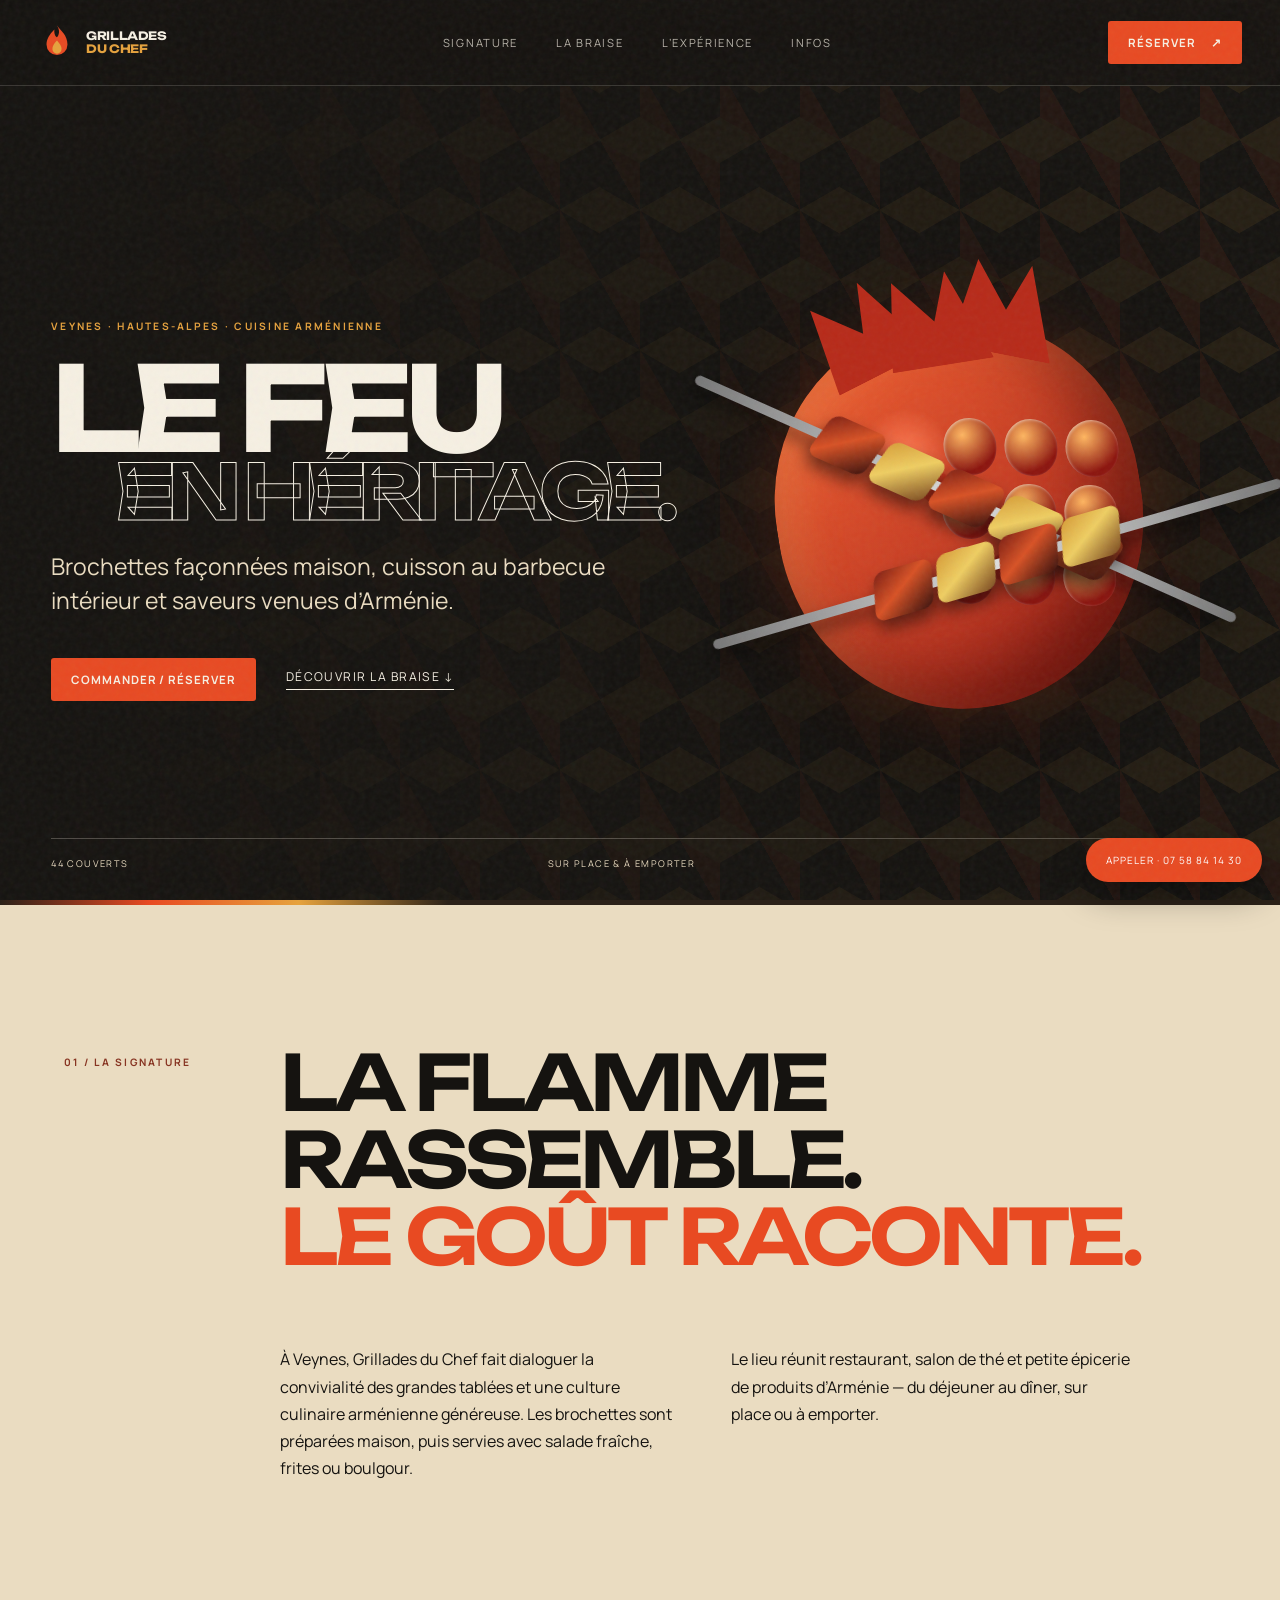
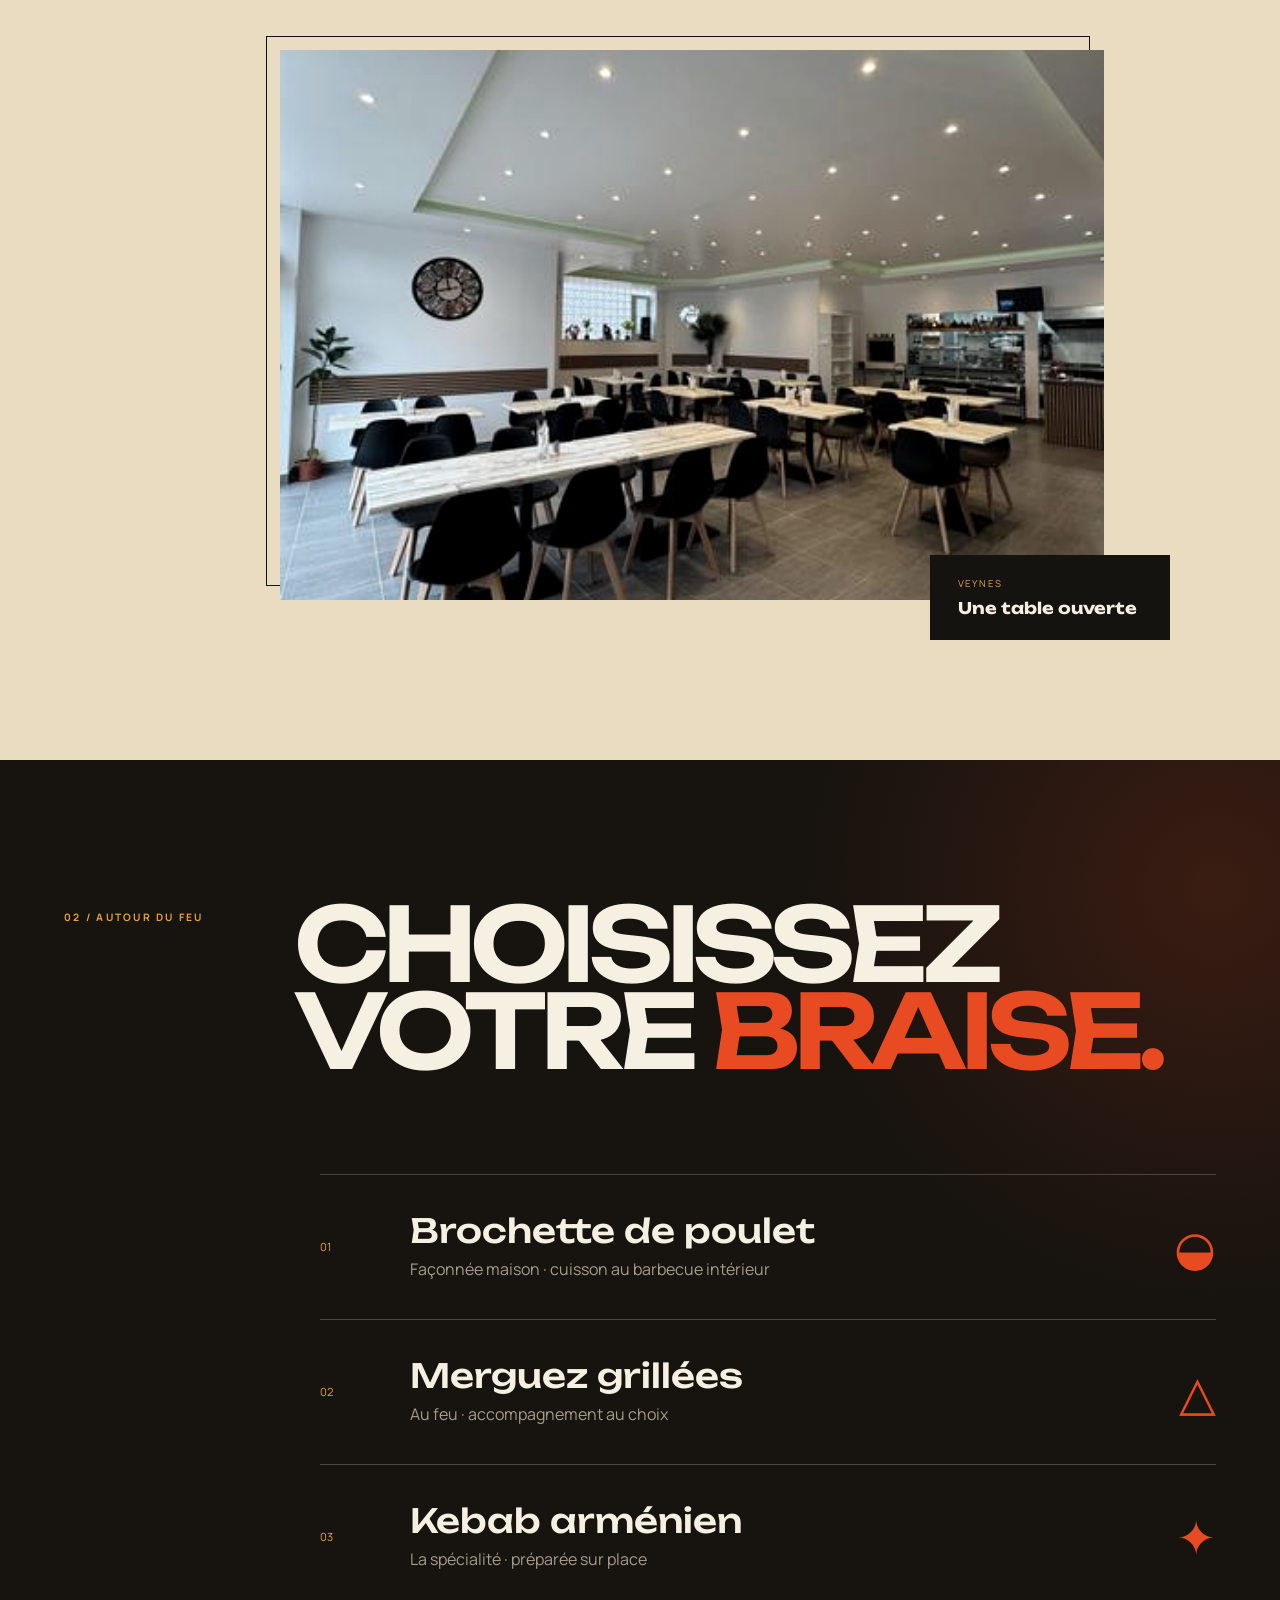
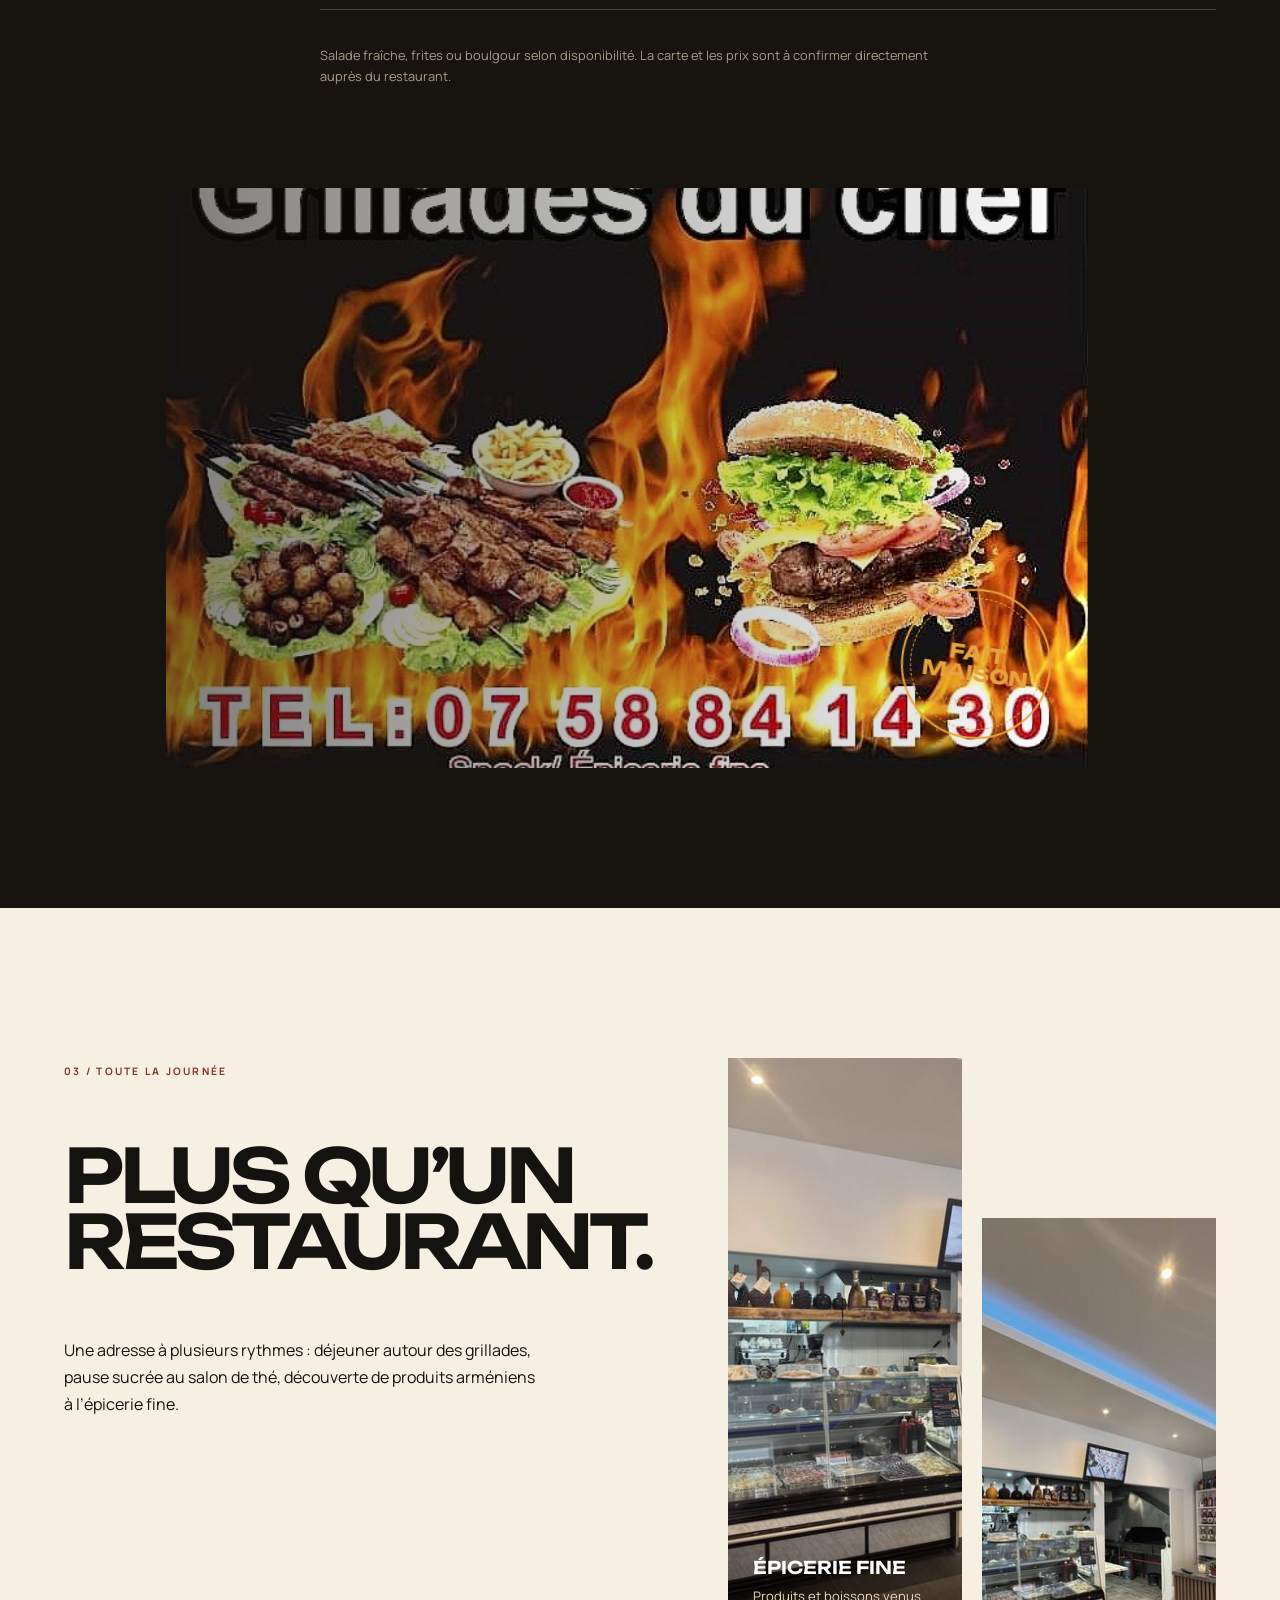
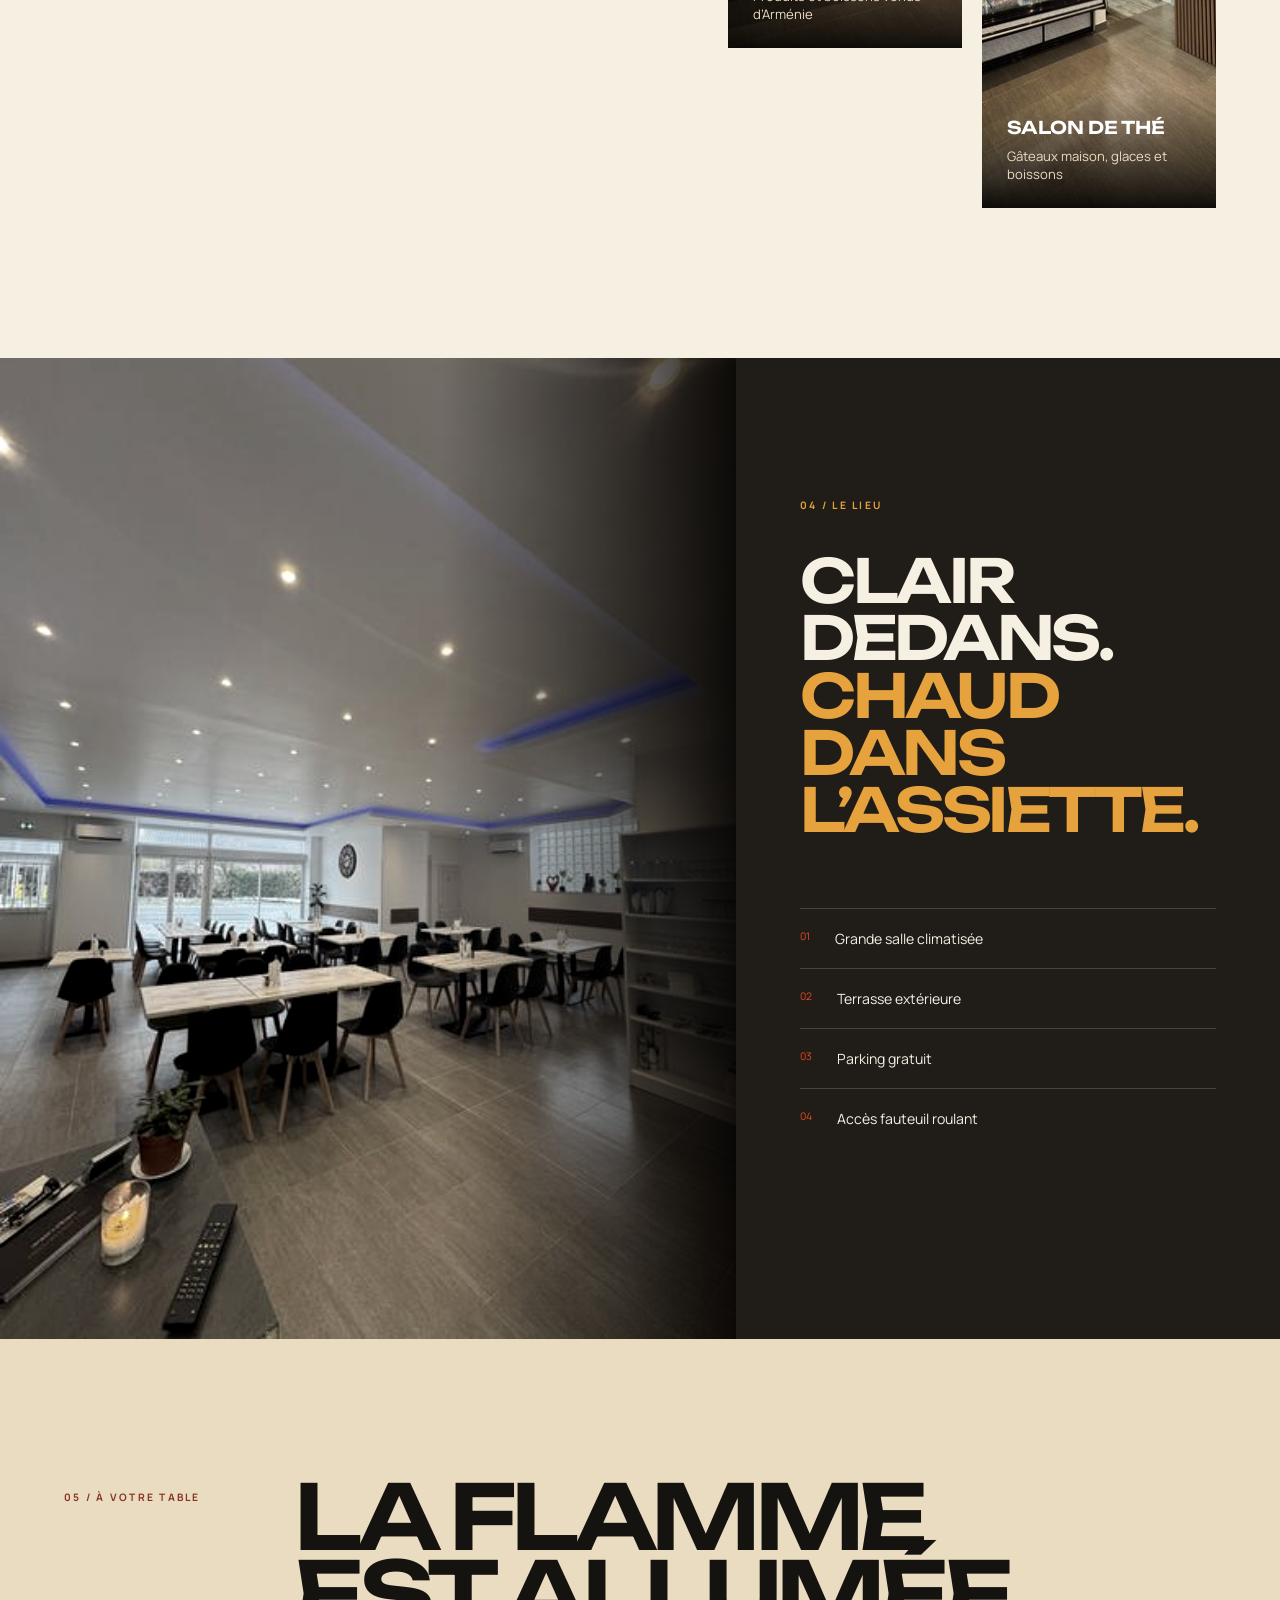
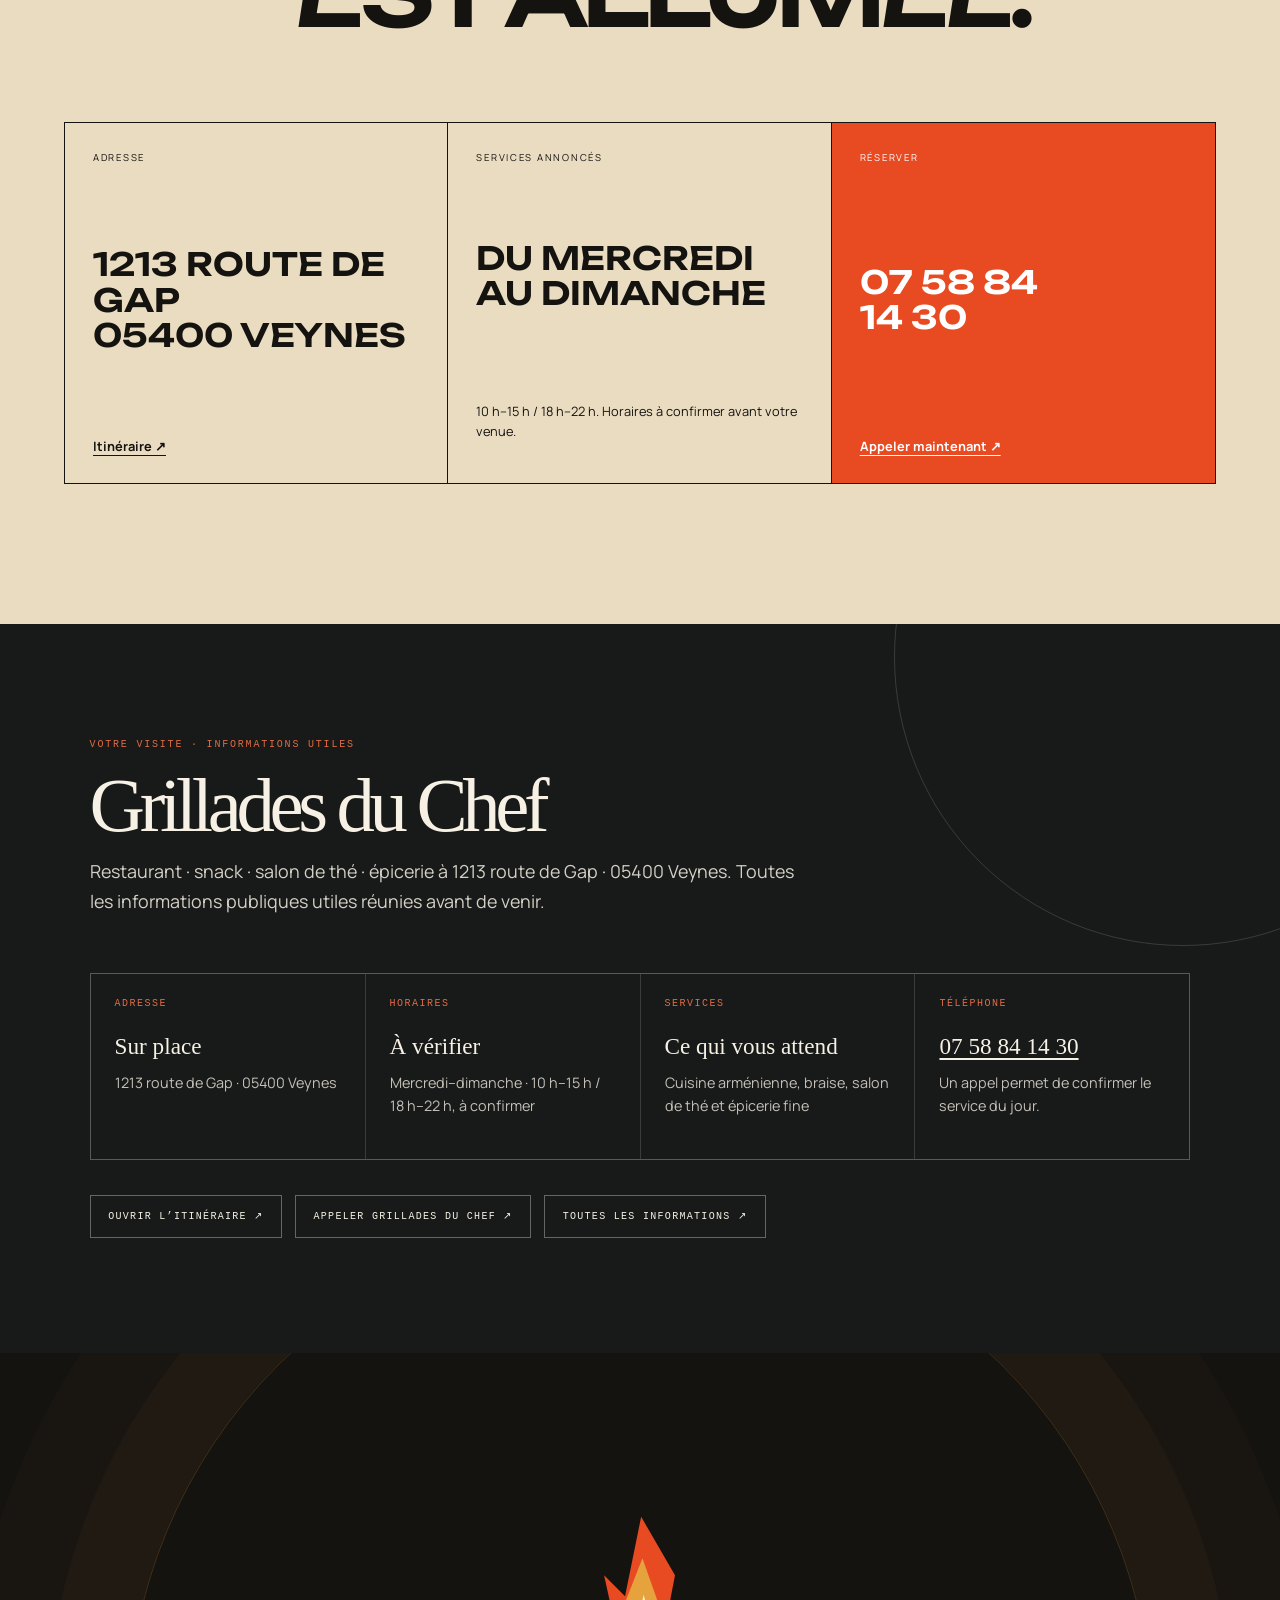
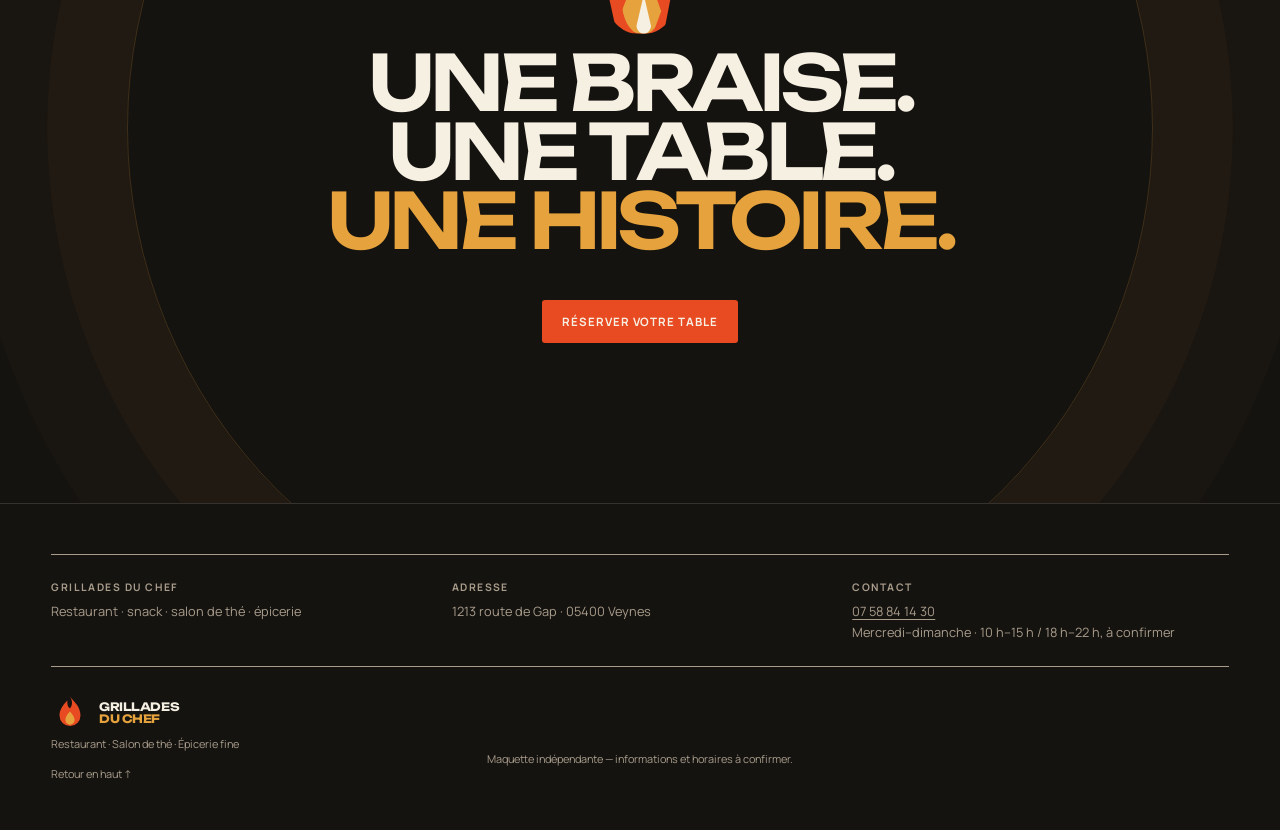
<file: index.html>
<!doctype html>
<html lang="fr">
  <head>
    <meta charset="utf-8" />
    <meta name="viewport" content="width=device-width, initial-scale=1" />
    <meta
      name="description"
      content="Grillades du Chef à Veynes : brochettes d’inspiration arménienne, accompagnements maison, salon de thé et épicerie fine."
    />
    <meta name="theme-color" content="#151310" />
    <title>Grillades du Chef — La braise arménienne à Veynes</title>
    <link rel="preconnect" href="https://fonts.googleapis.com" />
    <link rel="preconnect" href="https://fonts.gstatic.com" crossorigin />
    <link
      href="https://fonts.googleapis.com/css2?family=Manrope:wght@400;500;600;700&family=Unbounded:wght@500;600;700;800&display=swap"
      rel="stylesheet"
    />
    <link rel="icon" href="favicon.svg" type="image/svg+xml" />
    <link rel="stylesheet" href="styles.css" />
    <link rel="stylesheet" href="complete.css" />
  </head>
  <body>
    <canvas id="embers" aria-hidden="true"></canvas>
    <div class="noise" aria-hidden="true"></div>
    <div class="preloader" aria-hidden="true">
      <div class="preloader-mark"><span></span><i></i><b></b></div>
      <p>La braise prend.</p>
    </div>

    <header class="topbar">
      <a
        class="wordmark"
        href="#accueil"
        aria-label="Grillades du Chef, accueil"
      >
        <svg viewBox="0 0 58 58" aria-hidden="true">
          <path
            d="M29 3c6 8 16 15 16 29a16 16 0 1 1-32 0c0-8 4-15 12-23-1 10 4 12 4 12S36 14 29 3Z"
          />
          <path
            class="cut"
            d="M29 26c4 5 7 8 7 13a7 7 0 0 1-14 0c0-4 2-8 7-13Z"
          />
        </svg>
        <span>GRILLADES<br /><strong>DU CHEF</strong></span>
      </a>
      <nav aria-label="Navigation principale">
        <a href="le-lieu.html">Signature</a><a href="la-carte.html">La braise</a
        ><a href="experience.html">L’expérience</a
        ><a href="infos-pratiques.html">Infos</a>
      </nav>
      <a class="reserve magnetic" href="tel:+33758841430"
        >Réserver <span>↗</span></a
      >
    </header>

    <main>
      <section class="hero" id="accueil">
        <div class="armenian-pattern" aria-hidden="true"></div>
        <div class="hero-copy">
          <p class="overline reveal">
            Veynes · Hautes-Alpes · Cuisine arménienne
          </p>
          <h1>
            <span class="reveal">Le feu</span
            ><span class="outline reveal">en héritage.</span>
          </h1>
          <p class="intro reveal">
            Brochettes façonnées maison, cuisson au barbecue intérieur et
            saveurs venues d’Arménie.
          </p>
          <div class="hero-actions reveal">
            <a class="primary magnetic" href="tel:+33758841430"
              >Commander / réserver</a
            ><a class="text-link" href="#menu">Découvrir la braise ↓</a>
          </div>
        </div>
        <div class="hero-sculpture" aria-hidden="true">
          <div class="pomegranate">
            <i class="crown c1"></i><i class="crown c2"></i
            ><i class="crown c3"></i>
            <div class="seed-field">
              <span></span><span></span><span></span><span></span><span></span
              ><span></span><span></span><span></span><span></span>
            </div>
          </div>
          <div class="skewer skewer-one">
            <i></i><b></b><i></i><b></b><i></i>
          </div>
          <div class="skewer skewer-two"><i></i><b></b><i></i><b></b></div>
        </div>
        <div class="hero-meta">
          <span>44 couverts</span><span>Sur place & à emporter</span
          ><span>Parking sur place</span>
        </div>
      </section>

      <div class="fireline"><span></span></div>

      <section class="statement" id="signature">
        <p class="side-label reveal">01 / La signature</p>
        <div class="statement-main">
          <p class="statement-title reveal">
            La flamme rassemble.<br /><em>Le goût raconte.</em>
          </p>
          <div class="statement-body reveal">
            <p>
              À Veynes, Grillades du Chef fait dialoguer la convivialité des
              grandes tablées et une culture culinaire arménienne généreuse. Les
              brochettes sont préparées maison, puis servies avec salade
              fraîche, frites ou boulgour.
            </p>
            <p>
              Le lieu réunit restaurant, salon de thé et petite épicerie de
              produits d’Arménie — du déjeuner au dîner, sur place ou à
              emporter.
            </p>
          </div>
        </div>
        <figure class="architecture reveal">
          <img
            src="assets/grillades-02.jpg"
            alt="Salle lumineuse du restaurant Grillades du Chef"
          />
          <figcaption><span>Veynes</span><b>Une table ouverte</b></figcaption>
        </figure>
      </section>

      <section class="flame-menu" id="menu">
        <div class="flame-heading">
          <p class="side-label reveal">02 / Autour du feu</p>
          <h2 class="reveal">Choisissez<br />votre <span>braise.</span></h2>
        </div>
        <div class="dish-list">
          <article class="dish reveal" data-dish="01">
            <div class="dish-number">01</div>
            <div>
              <h3>Brochette de poulet</h3>
              <p>Façonnée maison · cuisson au barbecue intérieur</p>
            </div>
            <span class="dish-mark">◒</span>
          </article>
          <article class="dish reveal" data-dish="02">
            <div class="dish-number">02</div>
            <div>
              <h3>Merguez grillées</h3>
              <p>Au feu · accompagnement au choix</p>
            </div>
            <span class="dish-mark">△</span>
          </article>
          <article class="dish reveal" data-dish="03">
            <div class="dish-number">03</div>
            <div>
              <h3>Kebab arménien</h3>
              <p>La spécialité · préparée sur place</p>
            </div>
            <span class="dish-mark">✦</span>
          </article>
        </div>
        <p class="menu-note reveal">
          Salade fraîche, frites ou boulgour selon disponibilité. La carte et
          les prix sont à confirmer directement auprès du restaurant.
        </p>
        <div class="menu-visual reveal">
          <img
            src="assets/grillades-01.jpg"
            alt="Présentation des grillades et burgers de Grillades du Chef"
          />
          <div class="stamp">
            <span>FAIT<br />MAISON</span><i>VEYNES · 05</i>
          </div>
        </div>
      </section>

      <section class="experience">
        <div class="experience-copy reveal">
          <span class="side-label">03 / Toute la journée</span>
          <h2>Plus qu’un<br />restaurant.</h2>
          <p>
            Une adresse à plusieurs rythmes : déjeuner autour des grillades,
            pause sucrée au salon de thé, découverte de produits arméniens à
            l’épicerie fine.
          </p>
        </div>
        <div class="experience-cards">
          <article class="exp-card reveal">
            <img
              src="assets/grillades-05.jpg"
              alt="Comptoir et épicerie fine du restaurant"
            />
            <div>
              <span>Épicerie fine</span>
              <p>Produits et boissons venus d’Arménie</p>
            </div>
          </article>
          <article class="exp-card offset reveal">
            <img
              src="assets/grillades-04.jpg"
              alt="Vitrine de plats et desserts"
            />
            <div>
              <span>Salon de thé</span>
              <p>Gâteaux maison, glaces et boissons</p>
            </div>
          </article>
        </div>
      </section>

      <section class="space" id="lieu">
        <div class="space-image">
          <img
            src="assets/grillades-06.jpg"
            alt="Grande salle climatisée de Grillades du Chef"
          />
          <div class="heat-haze"></div>
        </div>
        <div class="space-copy reveal">
          <p class="side-label">04 / Le lieu</p>
          <h2>Clair dedans.<br /><span>Chaud dans l’assiette.</span></h2>
          <ul>
            <li><span>01</span>Grande salle climatisée</li>
            <li><span>02</span>Terrasse extérieure</li>
            <li><span>03</span>Parking gratuit</li>
            <li><span>04</span>Accès fauteuil roulant</li>
          </ul>
        </div>
      </section>

      <section class="practical">
        <div class="practical-title reveal">
          <p class="side-label">05 / À votre table</p>
          <h2>La flamme<br />est allumée.</h2>
        </div>
        <div class="practical-grid">
          <article class="reveal">
            <span>Adresse</span>
            <h3>1213 route de Gap<br />05400 Veynes</h3>
            <a
              href="https://www.google.com/maps/search/?api=1&query=Grillades+du+Chef+1213+route+de+Gap+Veynes"
              target="_blank"
              rel="noopener"
              >Itinéraire ↗</a
            >
          </article>
          <article class="reveal">
            <span>Services annoncés</span>
            <h3>Du mercredi<br />au dimanche</h3>
            <p>
              10 h–15 h / 18 h–22 h. Horaires à confirmer avant votre venue.
            </p>
          </article>
          <article class="call-card reveal">
            <span>Réserver</span>
            <h3>07 58 84<br />14 30</h3>
            <a class="magnetic" href="tel:+33758841430">Appeler maintenant ↗</a>
          </article>
        </div>
      </section>

      <section class="closing">
        <div class="closing-mark" aria-hidden="true">
          <span></span><i></i><b></b>
        </div>
        <p>Une braise.<br />Une table.<br /><em>Une histoire.</em></p>
        <a class="primary magnetic" href="tel:+33758841430"
          >Réserver votre table</a
        >
      </section>
    </main>

    <footer>
      <a class="wordmark" href="#accueil"
        ><svg viewBox="0 0 58 58" aria-hidden="true">
          <path
            d="M29 3c6 8 16 15 16 29a16 16 0 1 1-32 0c0-8 4-15 12-23-1 10 4 12 4 12S36 14 29 3Z"
          />
          <path
            class="cut"
            d="M29 26c4 5 7 8 7 13a7 7 0 0 1-14 0c0-4 2-8 7-13Z"
          /></svg
        ><span>GRILLADES<br /><strong>DU CHEF</strong></span></a
      >
      <p>Restaurant · Salon de thé · Épicerie fine</p>
      <p class="legal">
        Maquette indépendante — informations et horaires à confirmer.
      </p>
      <a href="#accueil">Retour en haut ↑</a>
    </footer>
    <a class="mobile-call" href="tel:+33758841430">Appeler · 07 58 84 14 30</a>
    <script src="app.js"></script>
<script src="site-enhance.js"></script>
</body>
</html>
</file>
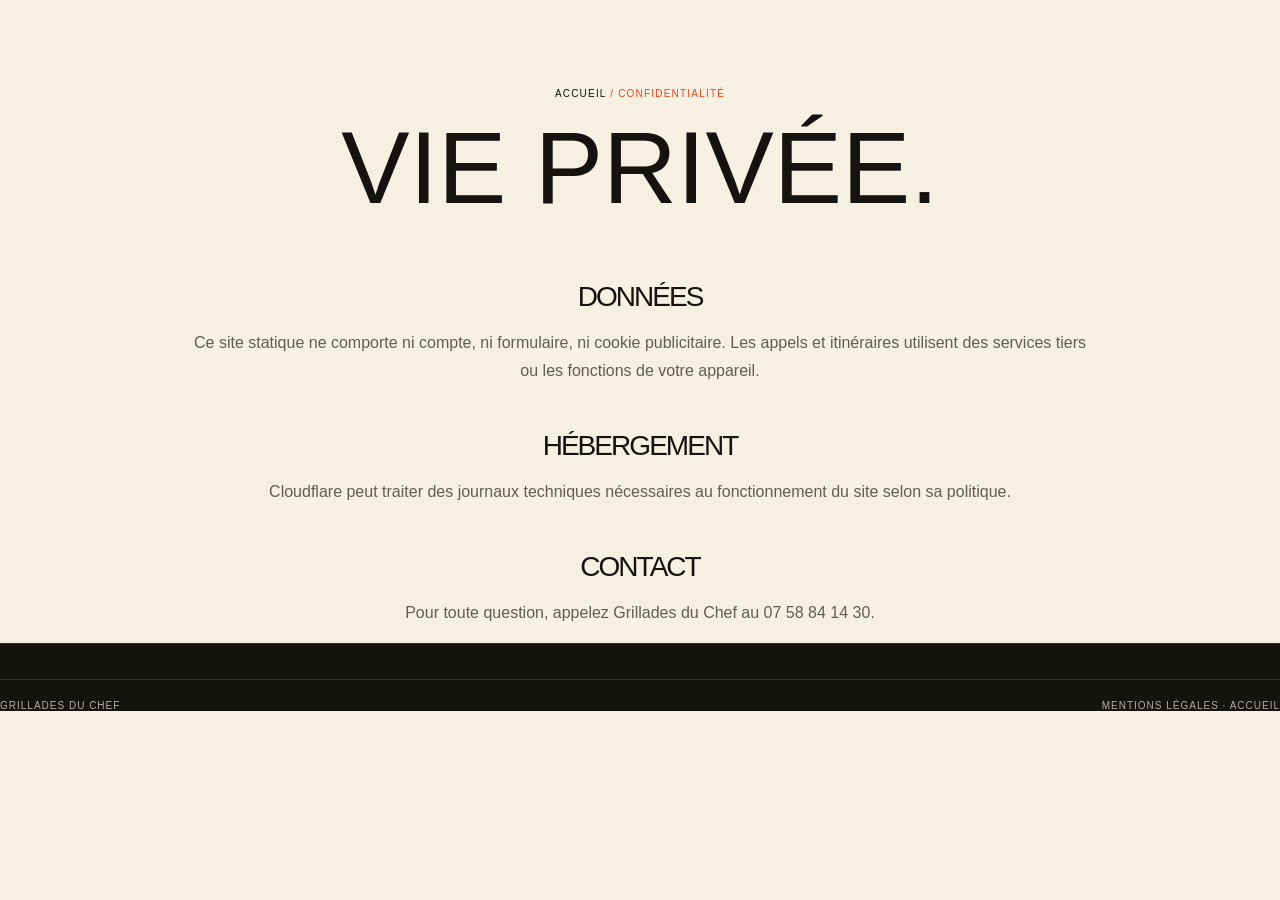
<file: confidentialite.html>
<!doctype html><html lang="fr"><head><meta charset="utf-8"><meta name="viewport" content="width=device-width,initial-scale=1"><meta name="robots" content="noindex"><title>Confidentialité — Grillades du Chef</title><link rel="stylesheet" href="styles.css"><link rel="stylesheet" href="pages.css"></head><body class="inner"><main class="inner-main"><section class="content-section legal"><div class="crumb"><a href="index.html">Accueil</a> / Confidentialité</div><h1>Vie privée.</h1><h2>Données</h2><p>Ce site statique ne comporte ni compte, ni formulaire, ni cookie publicitaire. Les appels et itinéraires utilisent des services tiers ou les fonctions de votre appareil.</p><h2>Hébergement</h2><p>Cloudflare peut traiter des journaux techniques nécessaires au fonctionnement du site selon sa politique.</p><h2>Contact</h2><p>Pour toute question, appelez Grillades du Chef au <a href="tel:+33758841430">07 58 84 14 30</a>.</p></section></main><footer class="inner-footer"><div class="inner-footer-bottom"><span>Grillades du Chef</span><span><a href="mentions-legales.html">Mentions légales</a> · <a href="index.html">Accueil</a></span></div></footer></body></html>
</file>
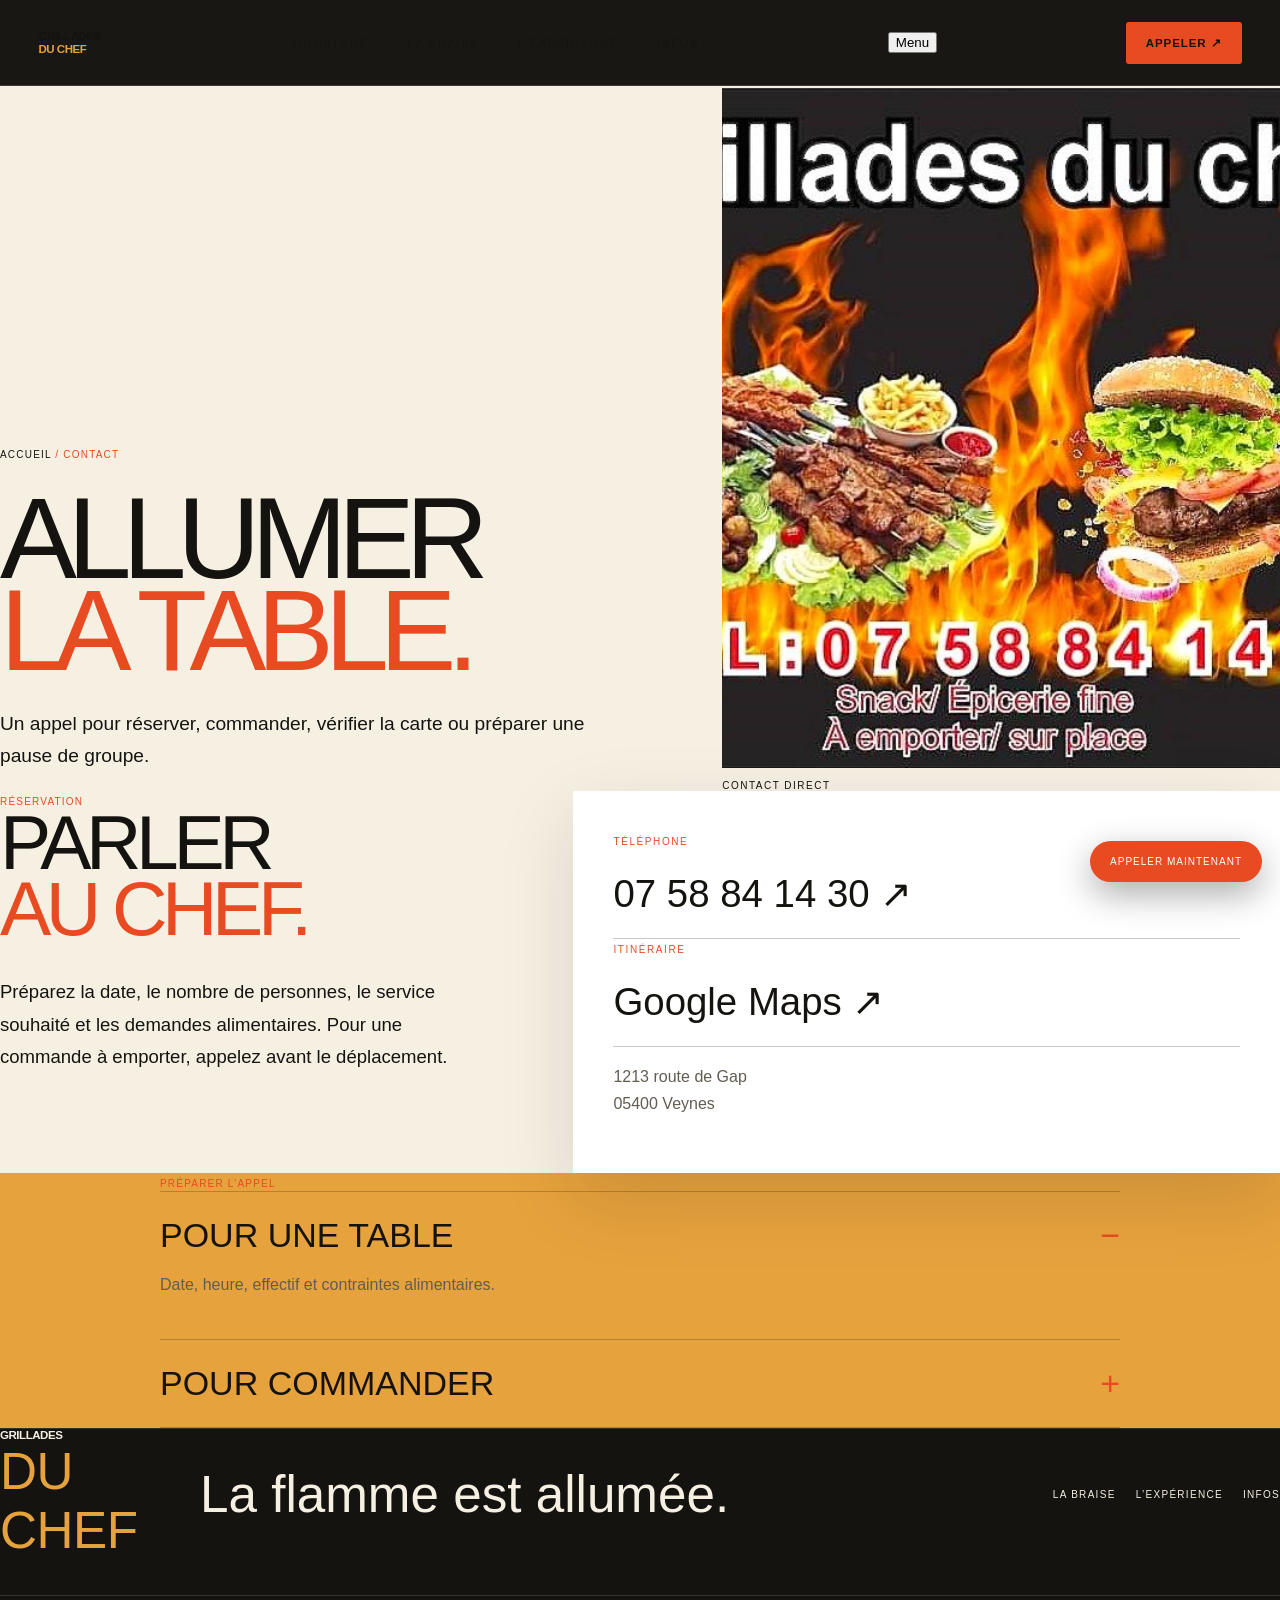
<file: contact.html>
<!doctype html><html lang="fr"><head><meta charset="utf-8"><meta name="viewport" content="width=device-width,initial-scale=1"><title>Contact — Grillades du Chef</title><link rel="stylesheet" href="styles.css"><link rel="stylesheet" href="pages.css"></head><body class="inner"><header class="topbar"><a class="wordmark" href="index.html"><span>GRILLADES<br><strong>DU CHEF</strong></span></a><nav><a href="le-lieu.html">Signature</a><a href="la-carte.html">La braise</a><a href="experience.html">L’expérience</a><a href="infos-pratiques.html">Infos</a></nav><button class="mobile-menu" aria-expanded="false">Menu</button><a class="reserve" href="tel:+33758841430">Appeler ↗</a></header><main class="inner-main"><section class="inner-hero"><div class="inner-hero-copy"><div class="crumb"><a href="index.html">Accueil</a> / Contact</div><h1>Allumer<br><em>la table.</em></h1><p>Un appel pour réserver, commander, vérifier la carte ou préparer une pause de groupe.</p></div><figure><img src="assets/grillades-01.jpg" alt="Grillades servies au restaurant"><figcaption>Contact direct</figcaption></figure></section><section class="content-section"><div class="contact-grid"><div class="contact-copy"><span class="side-label">RÉSERVATION</span><h2>Parler<br><em>au chef.</em></h2><p class="rich-copy">Préparez la date, le nombre de personnes, le service souhaité et les demandes alimentaires. Pour une commande à emporter, appelez avant le déplacement.</p></div><aside class="contact-card"><span>TÉLÉPHONE</span><a href="tel:+33758841430">07 58 84 14 30 ↗</a><span>ITINÉRAIRE</span><a href="https://www.google.com/maps/search/?api=1&query=Grillades+du+Chef+Veynes" target="_blank" rel="noopener">Google Maps ↗</a><p>1213 route de Gap<br>05400 Veynes</p></aside></div></section><section class="content-section" style="background:var(--gold)"><div class="faq"><span class="side-label">PRÉPARER L’APPEL</span><details open><summary>Pour une table</summary><p>Date, heure, effectif et contraintes alimentaires.</p></details><details><summary>Pour commander</summary><p>Précisez les produits souhaités et le créneau de retrait envisagé.</p></details></div></section></main><footer class="inner-footer"><div class="inner-footer-top"><a class="wordmark" href="index.html"><span>GRILLADES<br><strong>DU CHEF</strong></span></a><strong>La flamme est allumée.</strong><nav><a href="la-carte.html">La braise</a><a href="experience.html">L’expérience</a><a href="infos-pratiques.html">Infos</a></nav></div><div class="inner-footer-bottom"><span>Grillades du Chef</span><span><a href="mentions-legales.html">Mentions légales</a> · <a href="confidentialite.html">Confidentialité</a></span></div></footer><a class="sticky-phone" href="tel:+33758841430">Appeler maintenant</a><script src="pages.js"></script></body></html>
</file>
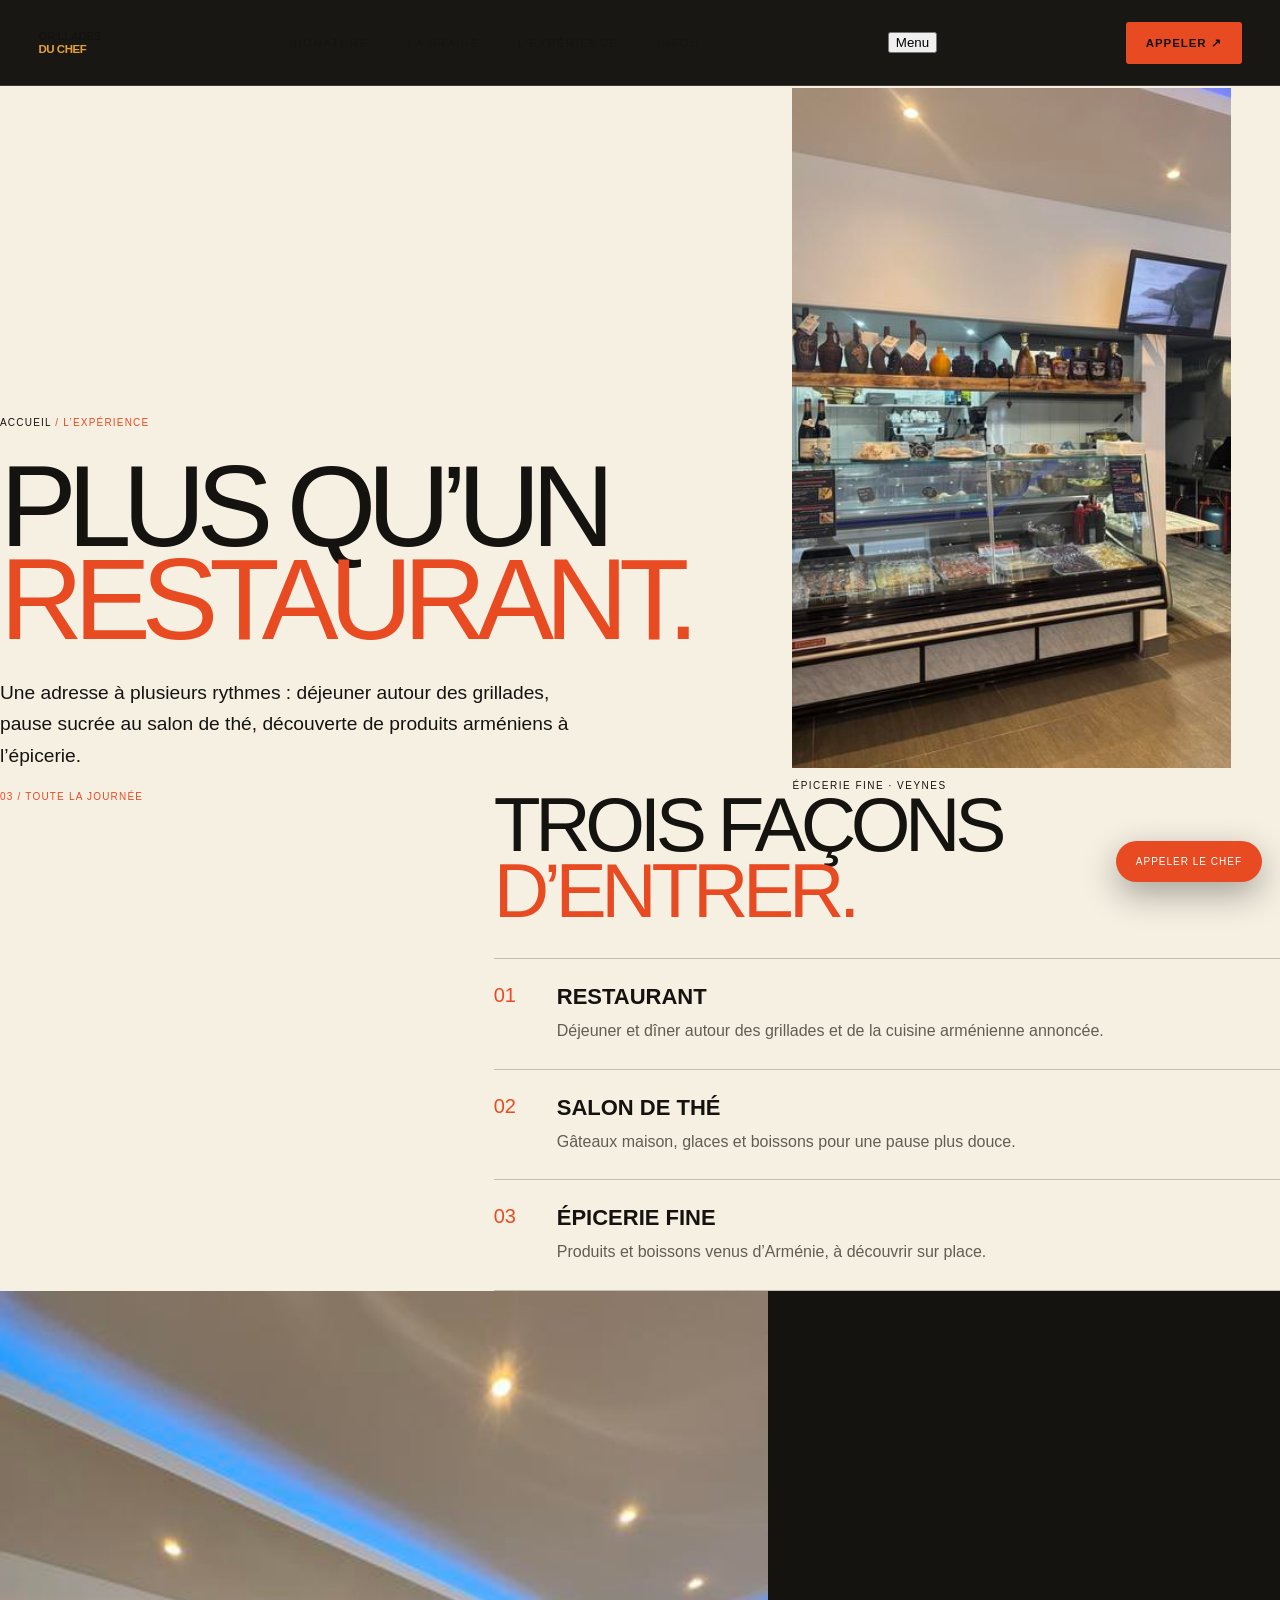
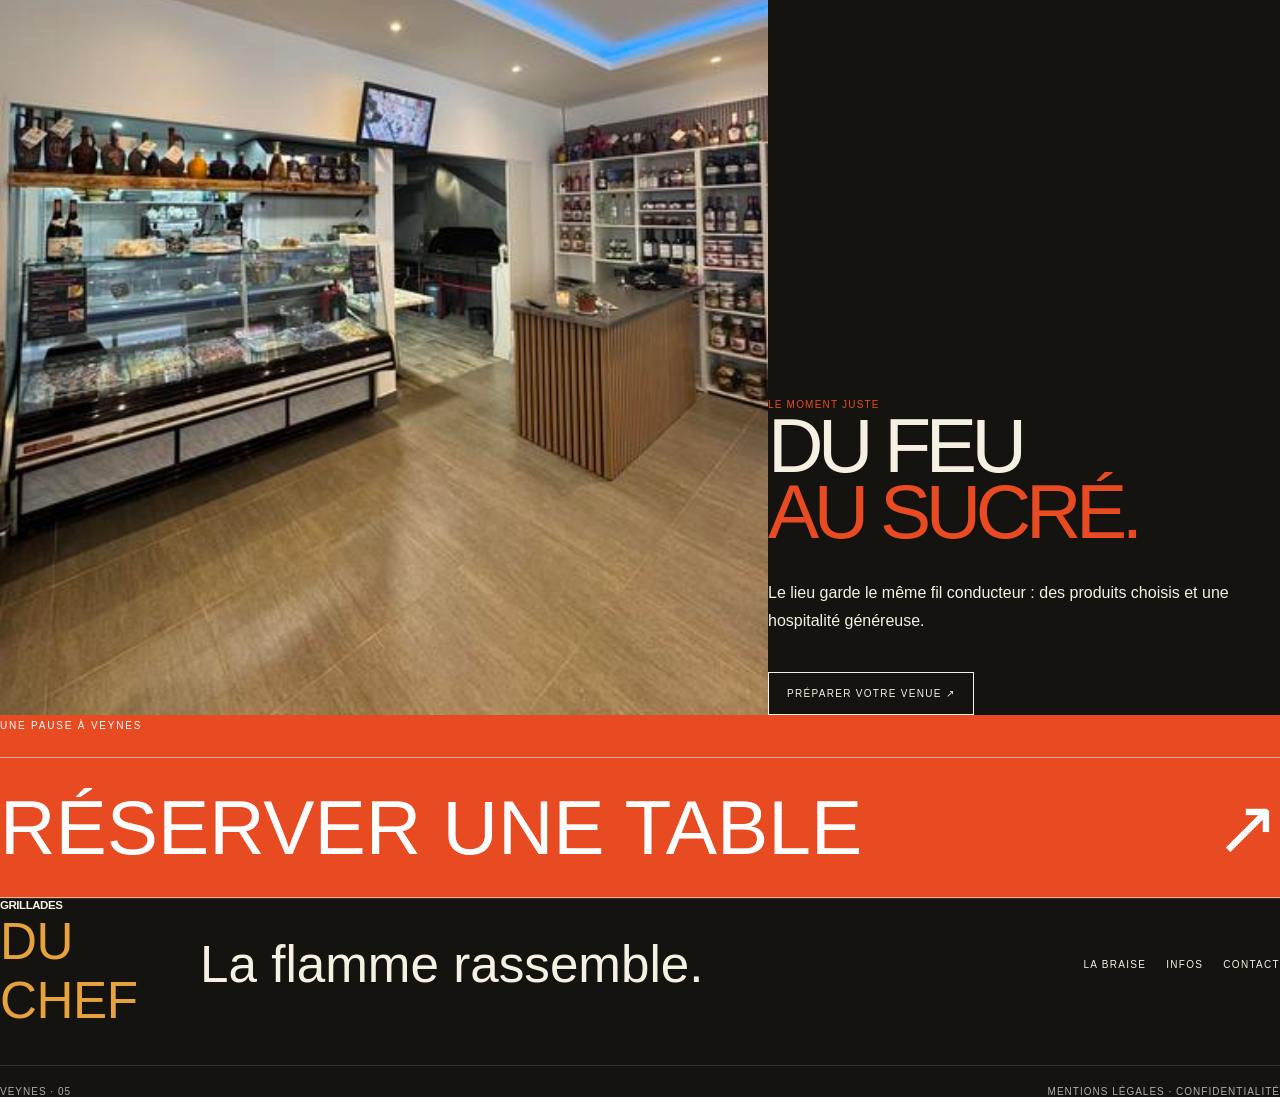
<file: experience.html>
<!doctype html><html lang="fr"><head><meta charset="utf-8"><meta name="viewport" content="width=device-width,initial-scale=1"><title>L’expérience — Grillades du Chef</title><link rel="stylesheet" href="styles.css"><link rel="stylesheet" href="pages.css"></head><body class="inner"><header class="topbar"><a class="wordmark" href="index.html"><span>GRILLADES<br><strong>DU CHEF</strong></span></a><nav><a href="le-lieu.html">Signature</a><a href="la-carte.html">La braise</a><a href="experience.html" aria-current="page">L’expérience</a><a href="infos-pratiques.html">Infos</a></nav><button class="mobile-menu" aria-expanded="false">Menu</button><a class="reserve" href="tel:+33758841430">Appeler ↗</a></header><main class="inner-main"><section class="inner-hero"><div class="inner-hero-copy"><div class="crumb"><a href="index.html">Accueil</a> / L’expérience</div><h1>Plus qu’un<br><em>restaurant.</em></h1><p>Une adresse à plusieurs rythmes : déjeuner autour des grillades, pause sucrée au salon de thé, découverte de produits arméniens à l’épicerie.</p></div><figure><img src="assets/grillades-05.jpg" alt="Comptoir et épicerie fine de Grillades du Chef"><figcaption>Épicerie fine · Veynes</figcaption></figure></section><section class="content-section"><div class="section-grid"><span class="side-label">03 / Toute la journée</span><div><h2>Trois façons<br><em>d’entrer.</em></h2><div class="offer-list"><article class="offer"><span>01</span><div><h3>Restaurant</h3><p>Déjeuner et dîner autour des grillades et de la cuisine arménienne annoncée.</p></div></article><article class="offer"><span>02</span><div><h3>Salon de thé</h3><p>Gâteaux maison, glaces et boissons pour une pause plus douce.</p></div></article><article class="offer"><span>03</span><div><h3>Épicerie fine</h3><p>Produits et boissons venus d’Arménie, à découvrir sur place.</p></div></article></div></div></div></section><section class="photo-split"><figure><img src="assets/grillades-04.jpg" alt="Vitrine de desserts et plats préparés"></figure><div class="split-copy"><span class="side-label">LE MOMENT JUSTE</span><h2>Du feu<br><em>au sucré.</em></h2><p>Le lieu garde le même fil conducteur : des produits choisis et une hospitalité généreuse.</p><a class="button" href="contact.html">Préparer votre venue ↗</a></div></section><section class="cta-strip"><small>Une pause à Veynes</small><a href="tel:+33758841430">Réserver une table <span>↗</span></a></section></main><footer class="inner-footer"><div class="inner-footer-top"><a class="wordmark" href="index.html"><span>GRILLADES<br><strong>DU CHEF</strong></span></a><strong>La flamme rassemble.</strong><nav><a href="la-carte.html">La braise</a><a href="infos-pratiques.html">Infos</a><a href="contact.html">Contact</a></nav></div><div class="inner-footer-bottom"><span>Veynes · 05</span><span><a href="mentions-legales.html">Mentions légales</a> · <a href="confidentialite.html">Confidentialité</a></span></div></footer><a class="sticky-phone" href="tel:+33758841430">Appeler le chef</a><script src="pages.js"></script></body></html>
</file>
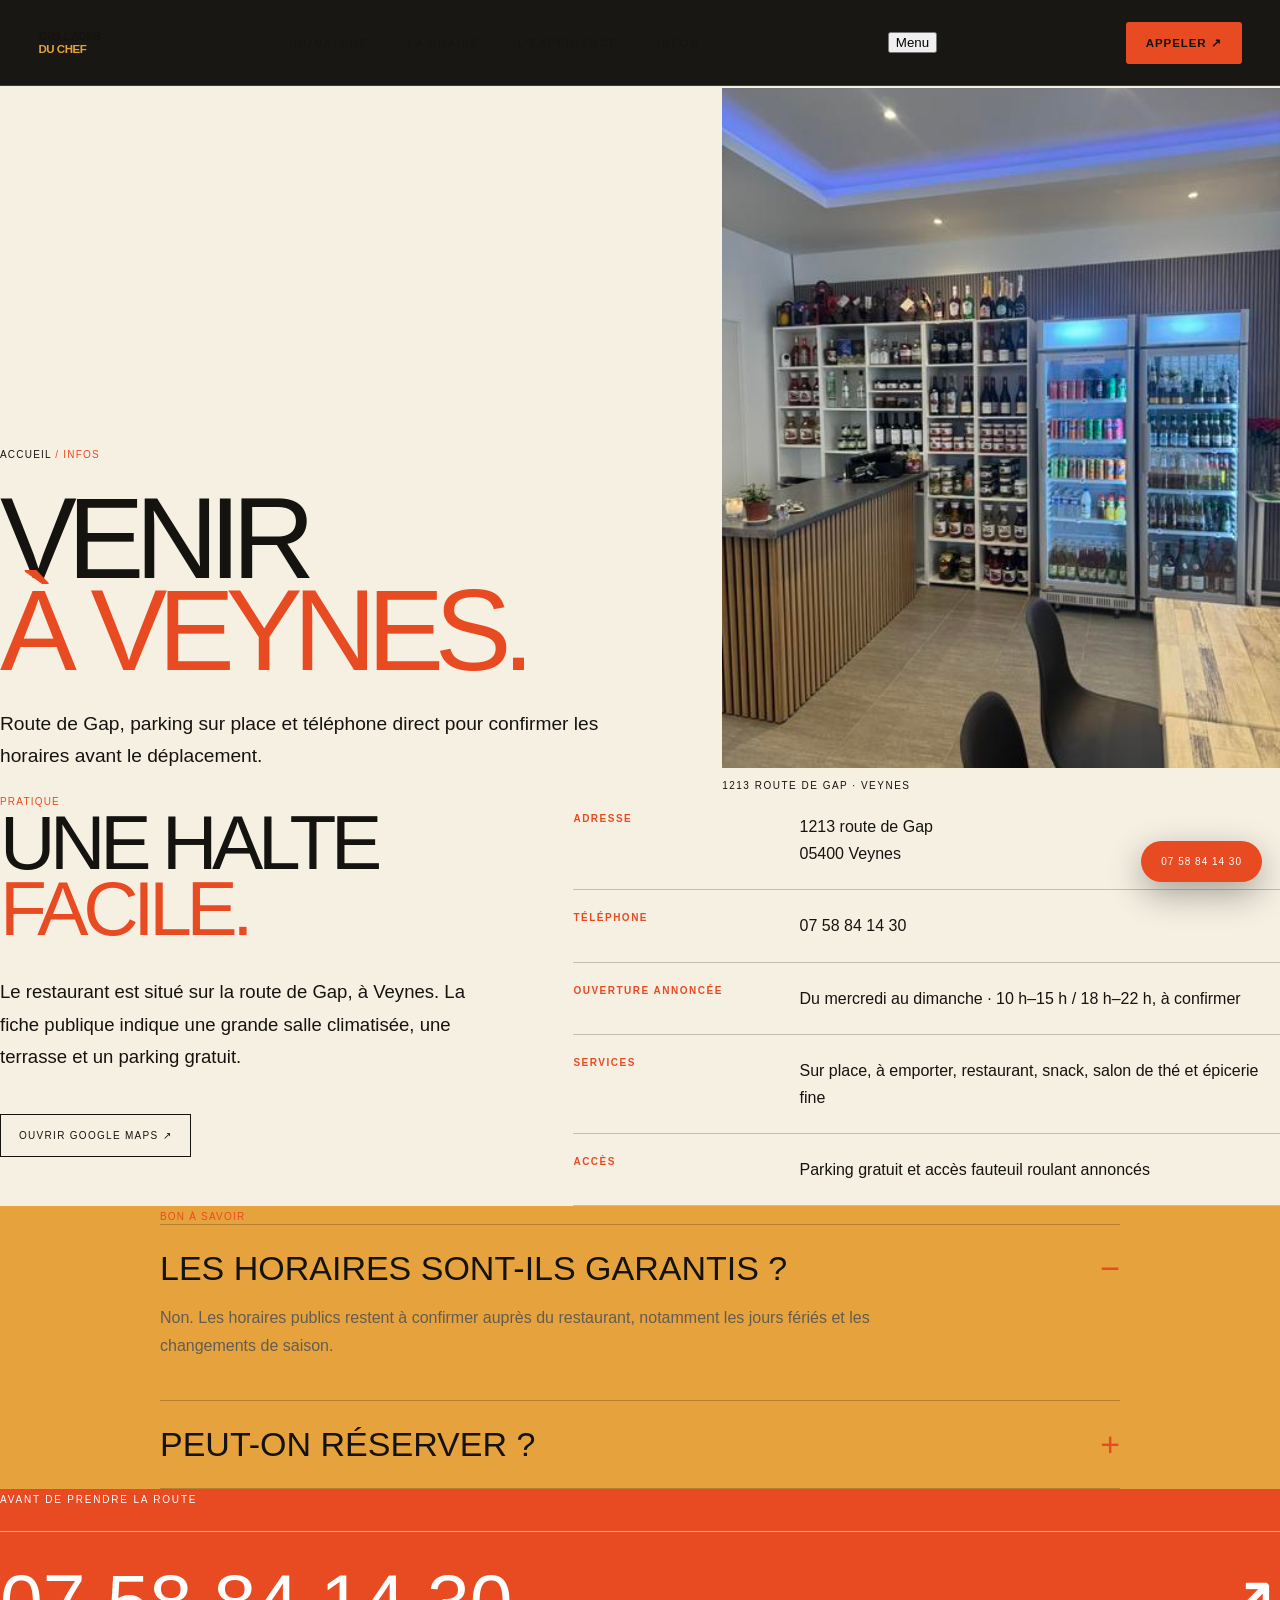
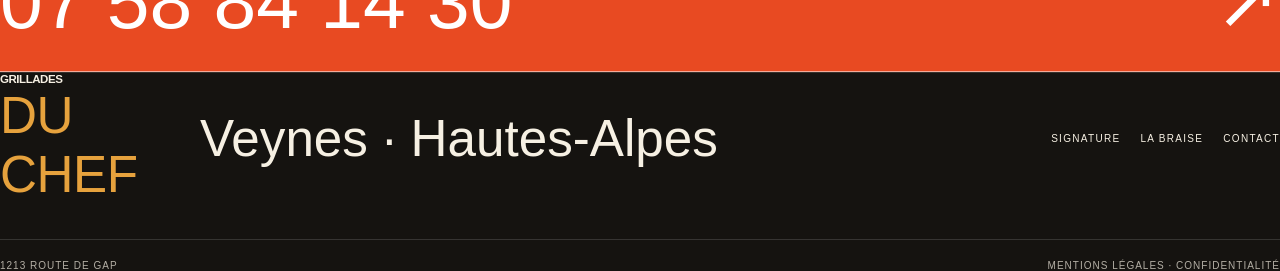
<file: infos-pratiques.html>
<!doctype html><html lang="fr"><head><meta charset="utf-8"><meta name="viewport" content="width=device-width,initial-scale=1"><title>Infos pratiques — Grillades du Chef</title><link rel="stylesheet" href="styles.css"><link rel="stylesheet" href="pages.css"></head><body class="inner"><header class="topbar"><a class="wordmark" href="index.html"><span>GRILLADES<br><strong>DU CHEF</strong></span></a><nav><a href="le-lieu.html">Signature</a><a href="la-carte.html">La braise</a><a href="experience.html">L’expérience</a><a href="infos-pratiques.html" aria-current="page">Infos</a></nav><button class="mobile-menu" aria-expanded="false">Menu</button><a class="reserve" href="tel:+33758841430">Appeler ↗</a></header><main class="inner-main"><section class="inner-hero"><div class="inner-hero-copy"><div class="crumb"><a href="index.html">Accueil</a> / Infos</div><h1>Venir<br><em>à Veynes.</em></h1><p>Route de Gap, parking sur place et téléphone direct pour confirmer les horaires avant le déplacement.</p></div><figure><img src="assets/grillades-03.jpg" alt="Façade et environnement de Grillades du Chef"><figcaption>1213 route de Gap · Veynes</figcaption></figure></section><section class="content-section"><div class="info-grid"><div><span class="side-label">PRATIQUE</span><h2>Une halte<br><em>facile.</em></h2><p class="rich-copy">Le restaurant est situé sur la route de Gap, à Veynes. La fiche publique indique une grande salle climatisée, une terrasse et un parking gratuit.</p><a class="button" href="https://www.google.com/maps/search/?api=1&query=Grillades+du+Chef+1213+route+de+Gap+Veynes" target="_blank" rel="noopener">Ouvrir Google Maps ↗</a></div><table class="info-table"><tr><th>Adresse</th><td>1213 route de Gap<br>05400 Veynes</td></tr><tr><th>Téléphone</th><td><a href="tel:+33758841430">07 58 84 14 30</a></td></tr><tr><th>Ouverture annoncée</th><td>Du mercredi au dimanche · 10 h–15 h / 18 h–22 h, à confirmer</td></tr><tr><th>Services</th><td>Sur place, à emporter, restaurant, snack, salon de thé et épicerie fine</td></tr><tr><th>Accès</th><td>Parking gratuit et accès fauteuil roulant annoncés</td></tr></table></div></section><section class="content-section" style="background:var(--gold)"><div class="faq"><span class="side-label">BON À SAVOIR</span><details open><summary>Les horaires sont-ils garantis ?</summary><p>Non. Les horaires publics restent à confirmer auprès du restaurant, notamment les jours fériés et les changements de saison.</p></details><details><summary>Peut-on réserver ?</summary><p>Oui, le téléphone public est le moyen de contact recommandé pour une table ou une commande.</p></details></div></section><section class="cta-strip"><small>Avant de prendre la route</small><a href="tel:+33758841430">07 58 84 14 30 <span>↗</span></a></section></main><footer class="inner-footer"><div class="inner-footer-top"><a class="wordmark" href="index.html"><span>GRILLADES<br><strong>DU CHEF</strong></span></a><strong>Veynes · Hautes-Alpes</strong><nav><a href="le-lieu.html">Signature</a><a href="la-carte.html">La braise</a><a href="contact.html">Contact</a></nav></div><div class="inner-footer-bottom"><span>1213 route de Gap</span><span><a href="mentions-legales.html">Mentions légales</a> · <a href="confidentialite.html">Confidentialité</a></span></div></footer><a class="sticky-phone" href="tel:+33758841430">07 58 84 14 30</a><script src="pages.js"></script></body></html>
</file>
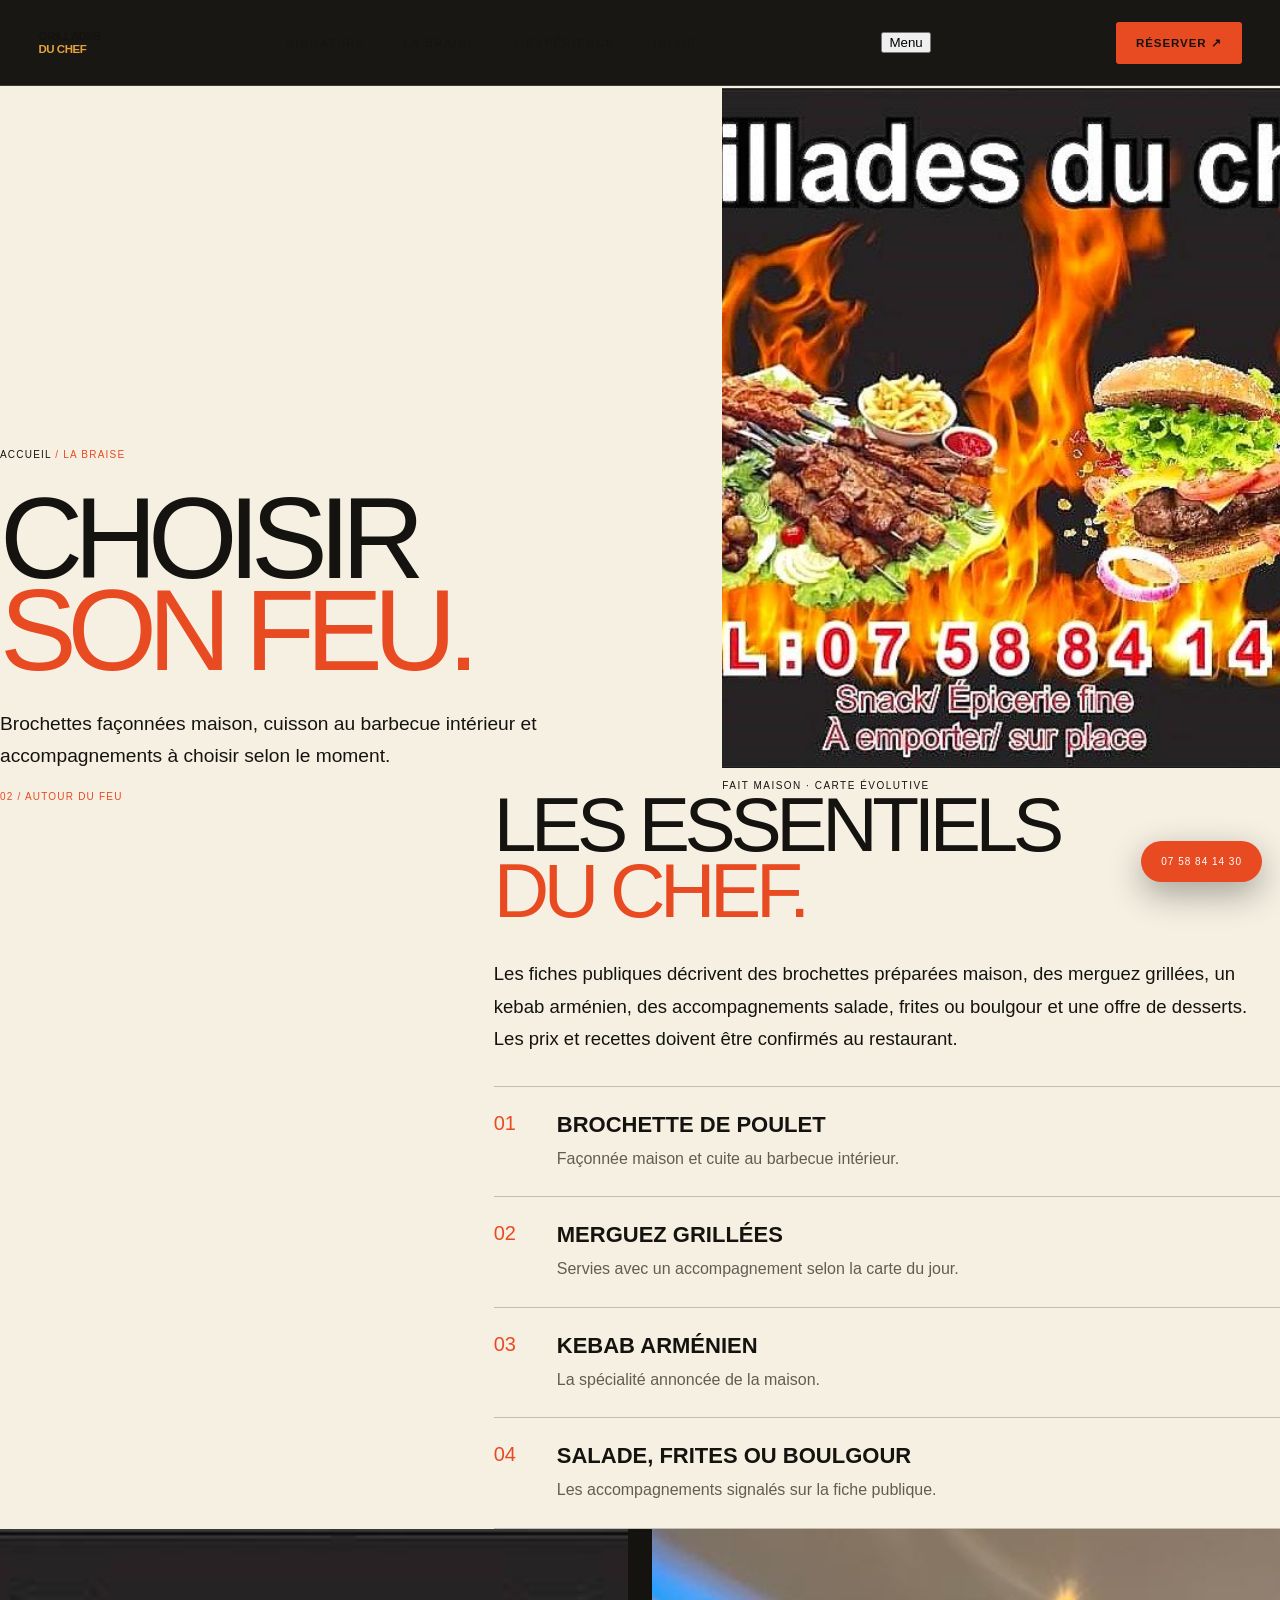
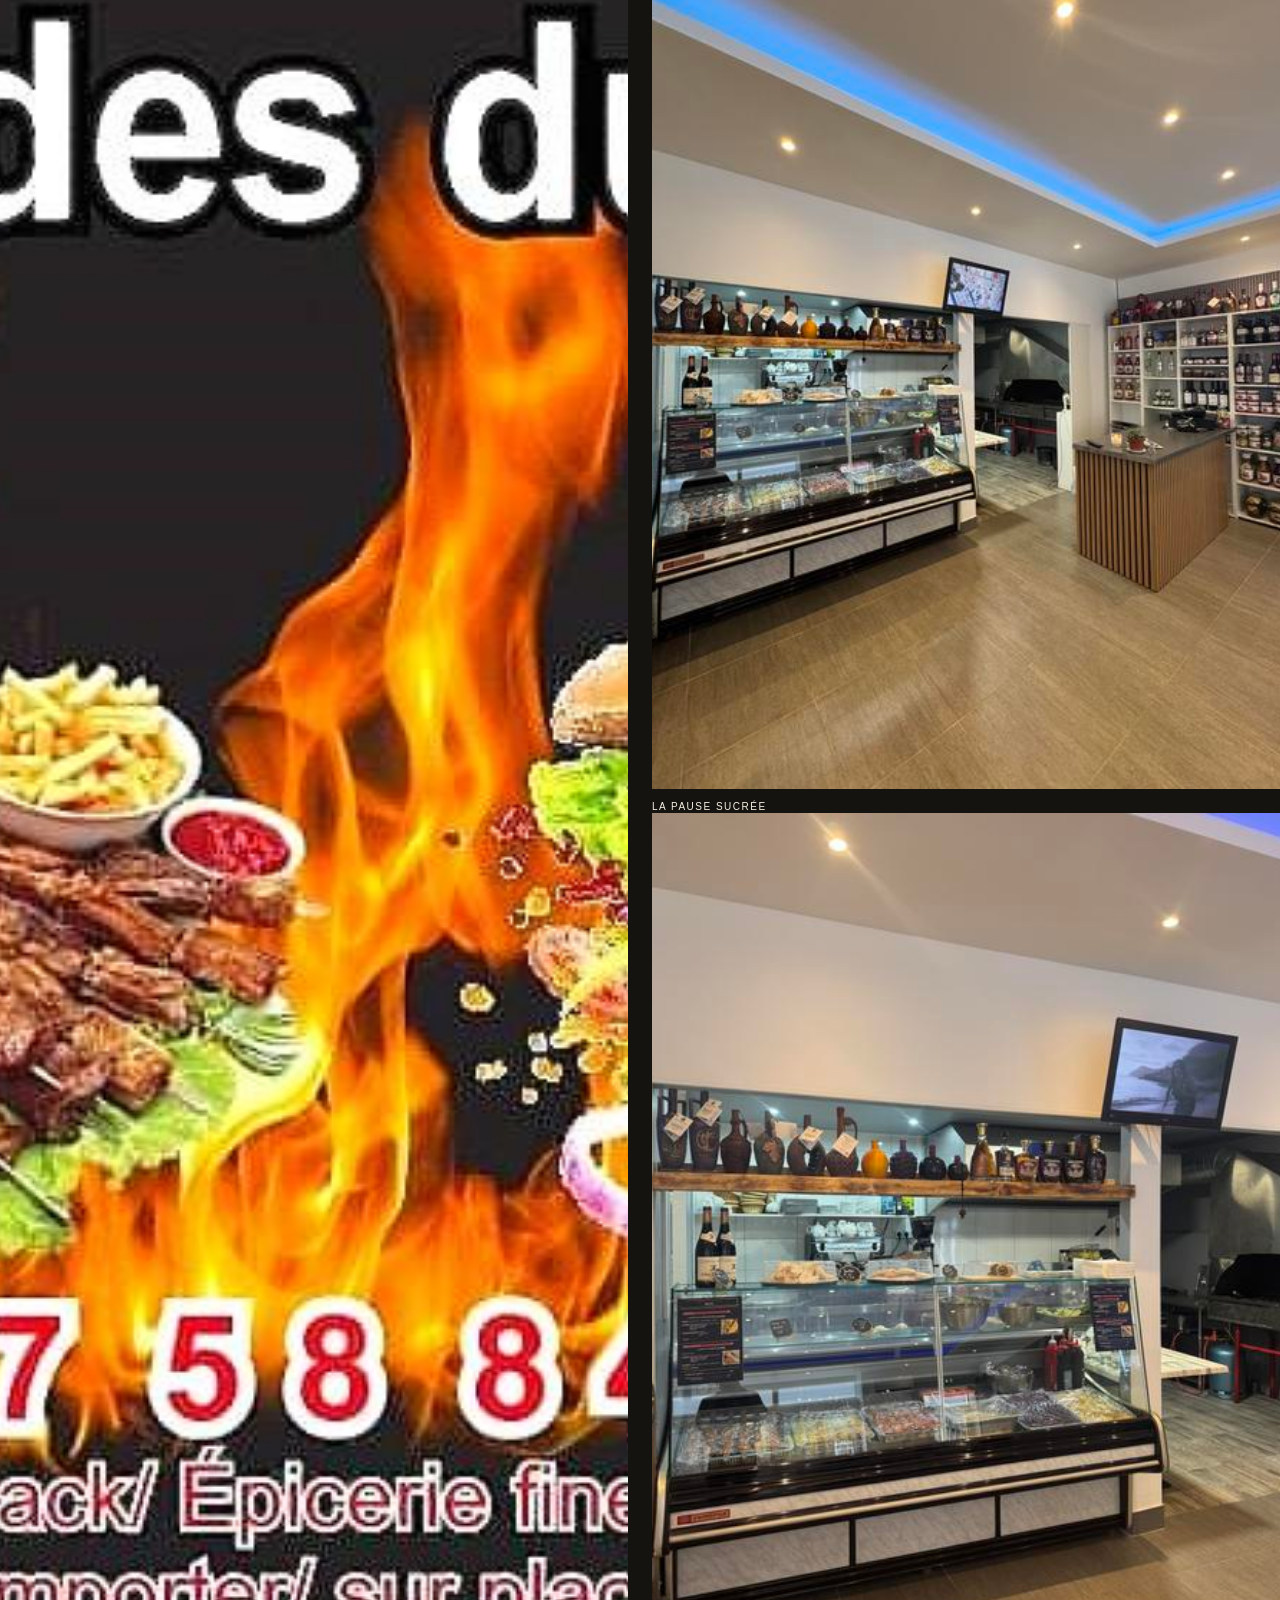
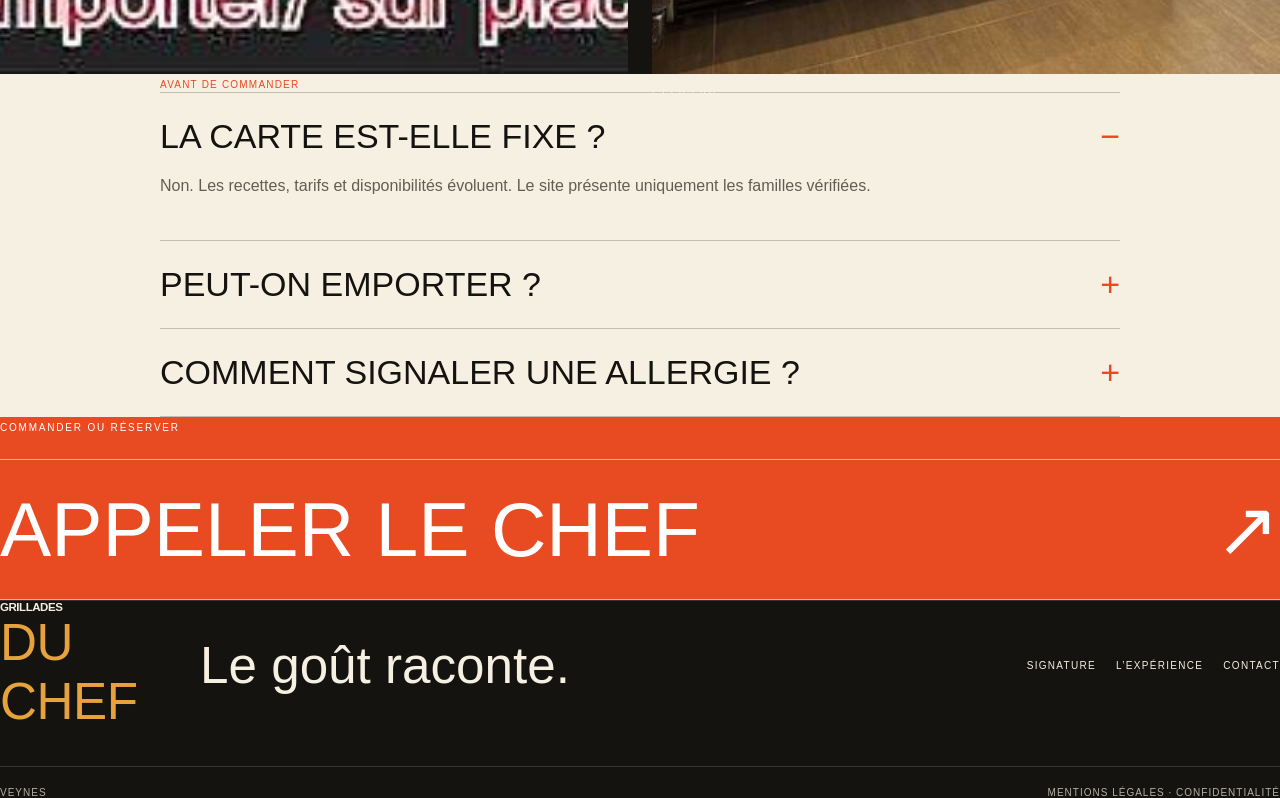
<file: la-carte.html>
<!doctype html><html lang="fr"><head><meta charset="utf-8"><meta name="viewport" content="width=device-width,initial-scale=1"><title>La braise — Grillades du Chef</title><link rel="stylesheet" href="styles.css"><link rel="stylesheet" href="pages.css"></head><body class="inner"><header class="topbar"><a class="wordmark" href="index.html"><span>GRILLADES<br><strong>DU CHEF</strong></span></a><nav><a href="le-lieu.html">Signature</a><a href="la-carte.html" aria-current="page">La braise</a><a href="experience.html">L’expérience</a><a href="infos-pratiques.html">Infos</a></nav><button class="mobile-menu" aria-expanded="false">Menu</button><a class="reserve" href="tel:+33758841430">Réserver ↗</a></header><main class="inner-main"><section class="inner-hero"><div class="inner-hero-copy"><div class="crumb"><a href="index.html">Accueil</a> / La braise</div><h1>Choisir<br><em>son feu.</em></h1><p>Brochettes façonnées maison, cuisson au barbecue intérieur et accompagnements à choisir selon le moment.</p></div><figure><img src="assets/grillades-01.jpg" alt="Grillades et burgers de Grillades du Chef"><figcaption>Fait maison · carte évolutive</figcaption></figure></section><section class="content-section"><div class="section-grid"><span class="side-label">02 / Autour du feu</span><div><h2>Les essentiels<br><em>du chef.</em></h2><p class="rich-copy">Les fiches publiques décrivent des brochettes préparées maison, des merguez grillées, un kebab arménien, des accompagnements salade, frites ou boulgour et une offre de desserts. Les prix et recettes doivent être confirmés au restaurant.</p><div class="offer-list"><article class="offer"><span>01</span><div><h3>Brochette de poulet</h3><p>Façonnée maison et cuite au barbecue intérieur.</p></div></article><article class="offer"><span>02</span><div><h3>Merguez grillées</h3><p>Servies avec un accompagnement selon la carte du jour.</p></div></article><article class="offer"><span>03</span><div><h3>Kebab arménien</h3><p>La spécialité annoncée de la maison.</p></div></article><article class="offer"><span>04</span><div><h3>Salade, frites ou boulgour</h3><p>Les accompagnements signalés sur la fiche publique.</p></div></article></div></div></div></section><section class="gallery-wall"><figure><img src="assets/grillades-01.jpg" alt="Grillades servies au restaurant"><figcaption>La braise</figcaption></figure><figure><img src="assets/grillades-04.jpg" alt="Desserts et plats en vitrine"><figcaption>La pause sucrée</figcaption></figure><figure><img src="assets/grillades-05.jpg" alt="Épicerie fine et produits d'Arménie"><figcaption>L’épicerie</figcaption></figure></section><section class="content-section"><div class="faq"><span class="side-label">Avant de commander</span><details open><summary>La carte est-elle fixe ?</summary><p>Non. Les recettes, tarifs et disponibilités évoluent. Le site présente uniquement les familles vérifiées.</p></details><details><summary>Peut-on emporter ?</summary><p>La fiche publique annonce une activité de snack et de vente à emporter. Confirmez les modalités au téléphone.</p></details><details><summary>Comment signaler une allergie ?</summary><p>Appelez avant la commande pour vérifier les ingrédients et les adaptations possibles.</p></details></div></section><section class="cta-strip"><small>Commander ou réserver</small><a href="tel:+33758841430">Appeler le chef <span>↗</span></a></section></main><footer class="inner-footer"><div class="inner-footer-top"><a class="wordmark" href="index.html"><span>GRILLADES<br><strong>DU CHEF</strong></span></a><strong>Le goût raconte.</strong><nav><a href="le-lieu.html">Signature</a><a href="experience.html">L’expérience</a><a href="contact.html">Contact</a></nav></div><div class="inner-footer-bottom"><span>Veynes</span><span><a href="mentions-legales.html">Mentions légales</a> · <a href="confidentialite.html">Confidentialité</a></span></div></footer><a class="sticky-phone" href="tel:+33758841430">07 58 84 14 30</a><script src="pages.js"></script></body></html>
</file>
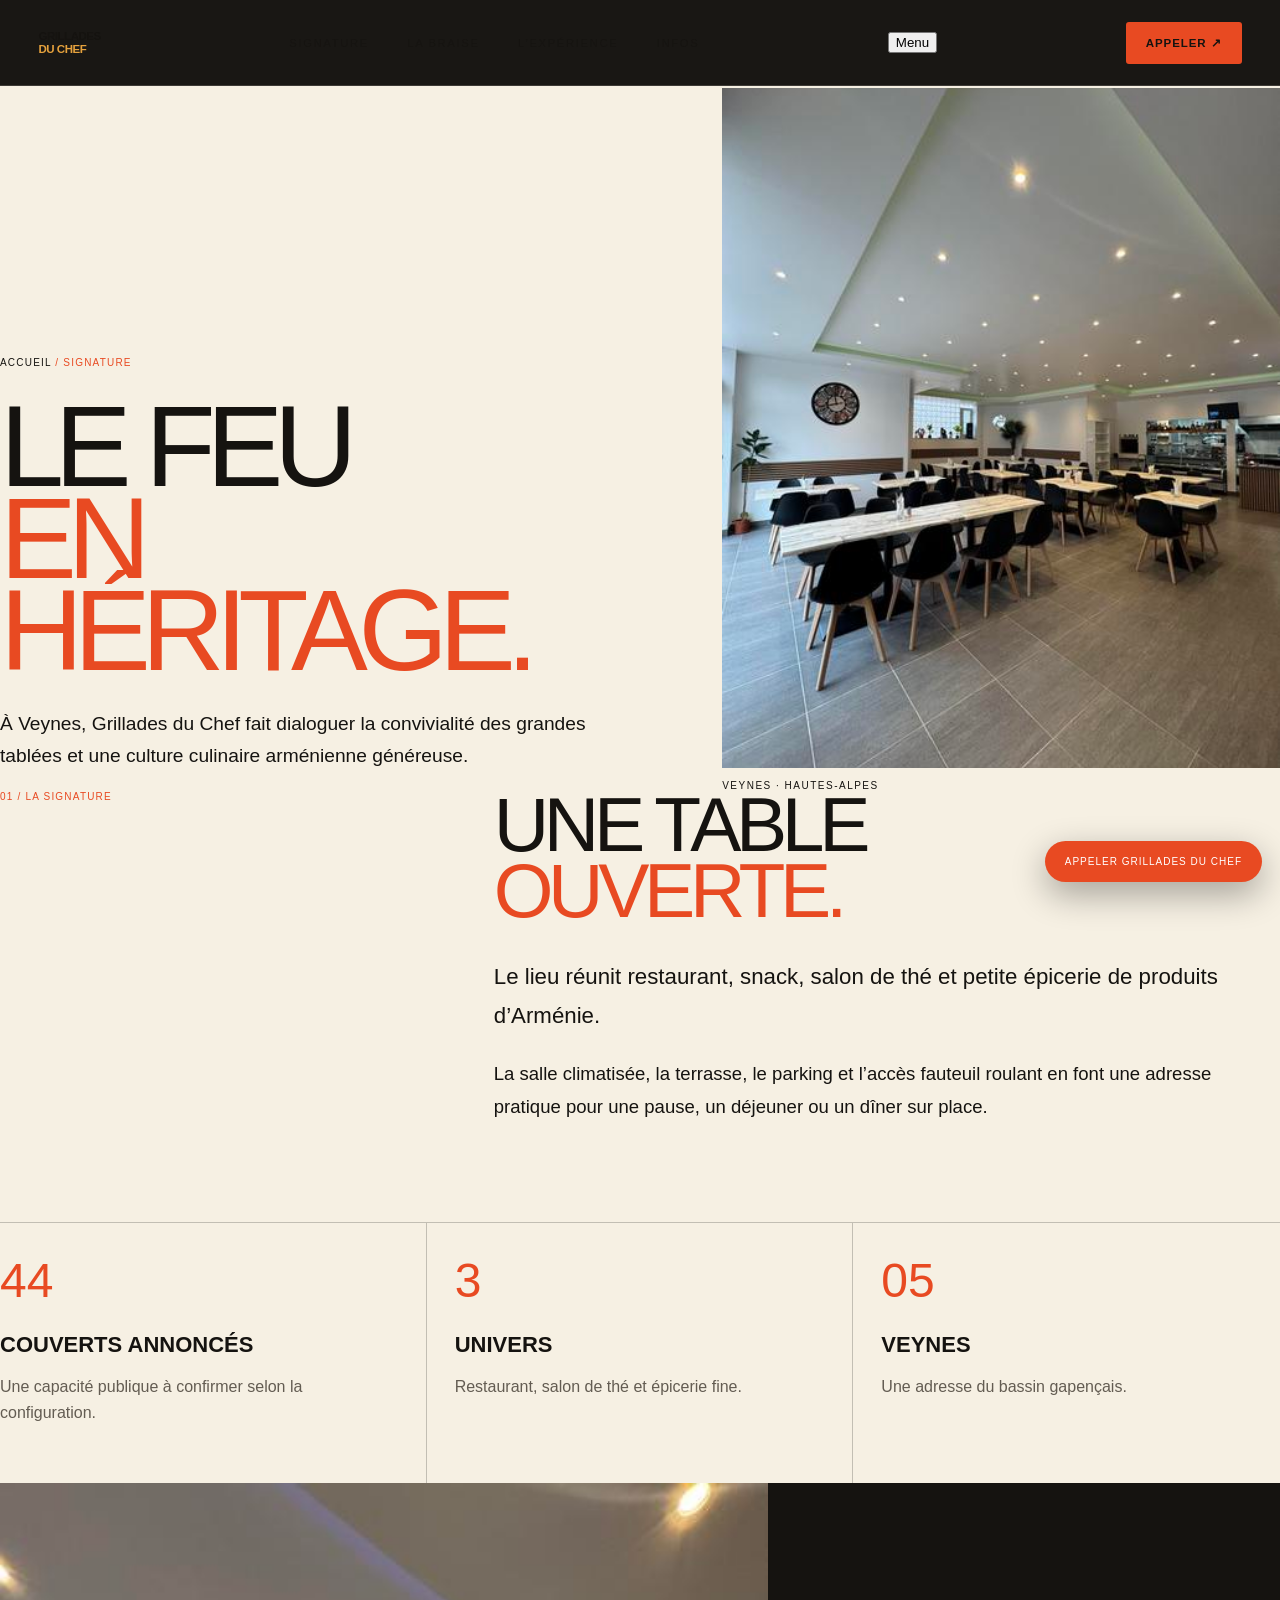
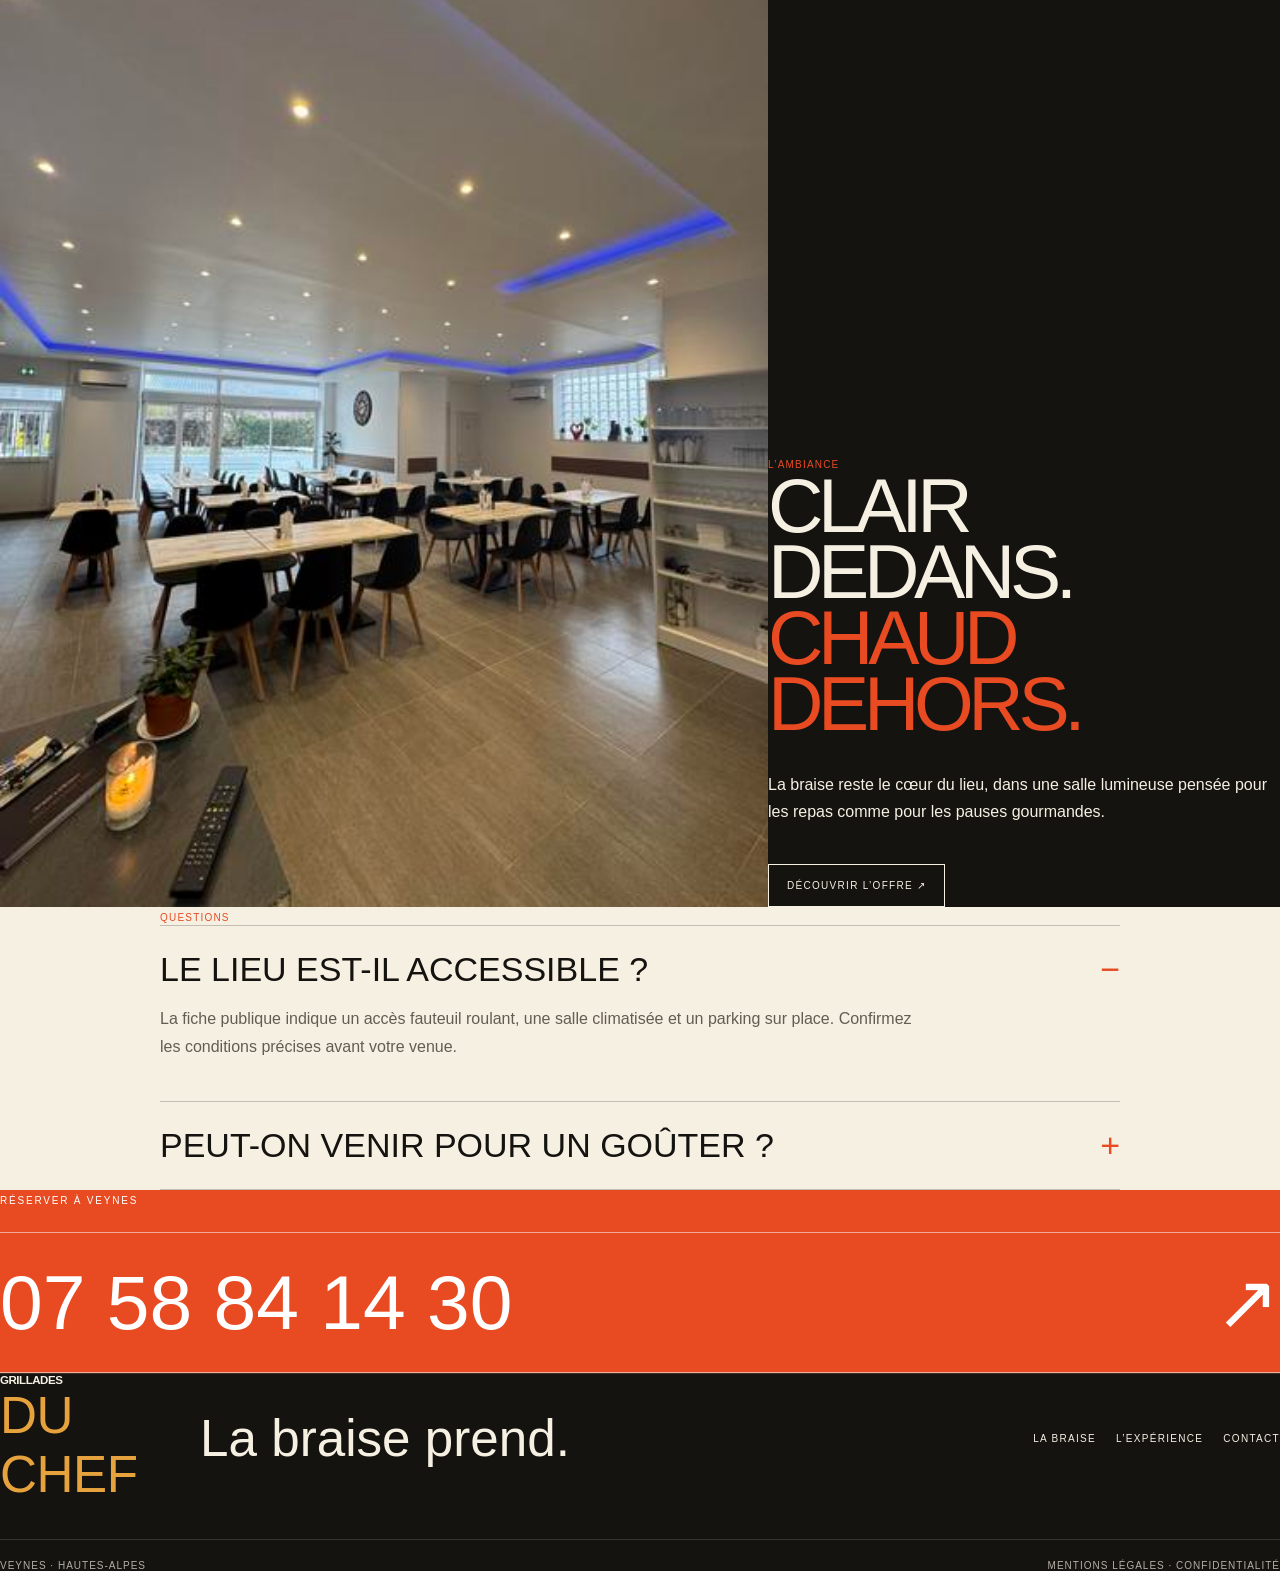
<file: le-lieu.html>
<!doctype html><html lang="fr"><head><meta charset="utf-8"><meta name="viewport" content="width=device-width,initial-scale=1"><title>Le lieu — Grillades du Chef</title><link rel="stylesheet" href="styles.css"><link rel="stylesheet" href="pages.css"></head><body class="inner"><header class="topbar"><a class="wordmark" href="index.html"><span>GRILLADES<br><strong>DU CHEF</strong></span></a><nav><a href="le-lieu.html" aria-current="page">Signature</a><a href="la-carte.html">La braise</a><a href="experience.html">L’expérience</a><a href="infos-pratiques.html">Infos</a></nav><button class="mobile-menu" aria-expanded="false">Menu</button><a class="reserve" href="tel:+33758841430">Appeler ↗</a></header><main class="inner-main"><section class="inner-hero"><div class="inner-hero-copy"><div class="crumb"><a href="index.html">Accueil</a> / Signature</div><h1>Le feu<br><em>en héritage.</em></h1><p>À Veynes, Grillades du Chef fait dialoguer la convivialité des grandes tablées et une culture culinaire arménienne généreuse.</p></div><figure><img src="assets/grillades-02.jpg" alt="Salle de Grillades du Chef"><figcaption>Veynes · Hautes-Alpes</figcaption></figure></section><section class="content-section"><div class="section-grid"><span class="side-label">01 / La signature</span><div><h2>Une table<br><em>ouverte.</em></h2><div class="rich-copy"><p>Le lieu réunit restaurant, snack, salon de thé et petite épicerie de produits d’Arménie.</p><p>La salle climatisée, la terrasse, le parking et l’accès fauteuil roulant en font une adresse pratique pour une pause, un déjeuner ou un dîner sur place.</p></div></div></div><div class="fact-grid"><article class="fact"><b>44</b><h3>couverts annoncés</h3><p>Une capacité publique à confirmer selon la configuration.</p></article><article class="fact"><b>3</b><h3>univers</h3><p>Restaurant, salon de thé et épicerie fine.</p></article><article class="fact"><b>05</b><h3>Veynes</h3><p>Une adresse du bassin gapençais.</p></article></div></section><section class="photo-split"><figure><img src="assets/grillades-06.jpg" alt="Salle lumineuse et climatisée"></figure><div class="split-copy"><span class="side-label">L’ambiance</span><h2>Clair dedans.<br><em>Chaud dehors.</em></h2><p>La braise reste le cœur du lieu, dans une salle lumineuse pensée pour les repas comme pour les pauses gourmandes.</p><a class="button" href="la-carte.html">Découvrir l’offre ↗</a></div></section><section class="content-section"><div class="faq"><span class="side-label">Questions</span><details open><summary>Le lieu est-il accessible ?</summary><p>La fiche publique indique un accès fauteuil roulant, une salle climatisée et un parking sur place. Confirmez les conditions précises avant votre venue.</p></details><details><summary>Peut-on venir pour un goûter ?</summary><p>Le salon de thé fait partie des activités annoncées, avec gâteaux, glaces et boissons selon la disponibilité.</p></details></div></section><section class="cta-strip"><small>Réserver à Veynes</small><a href="tel:+33758841430">07 58 84 14 30 <span>↗</span></a></section></main><footer class="inner-footer"><div class="inner-footer-top"><a class="wordmark" href="index.html"><span>GRILLADES<br><strong>DU CHEF</strong></span></a><strong>La braise prend.</strong><nav><a href="la-carte.html">La braise</a><a href="experience.html">L’expérience</a><a href="contact.html">Contact</a></nav></div><div class="inner-footer-bottom"><span>Veynes · Hautes-Alpes</span><span><a href="mentions-legales.html">Mentions légales</a> · <a href="confidentialite.html">Confidentialité</a></span></div></footer><a class="sticky-phone" href="tel:+33758841430">Appeler Grillades du Chef</a><script src="pages.js"></script></body></html>
</file>
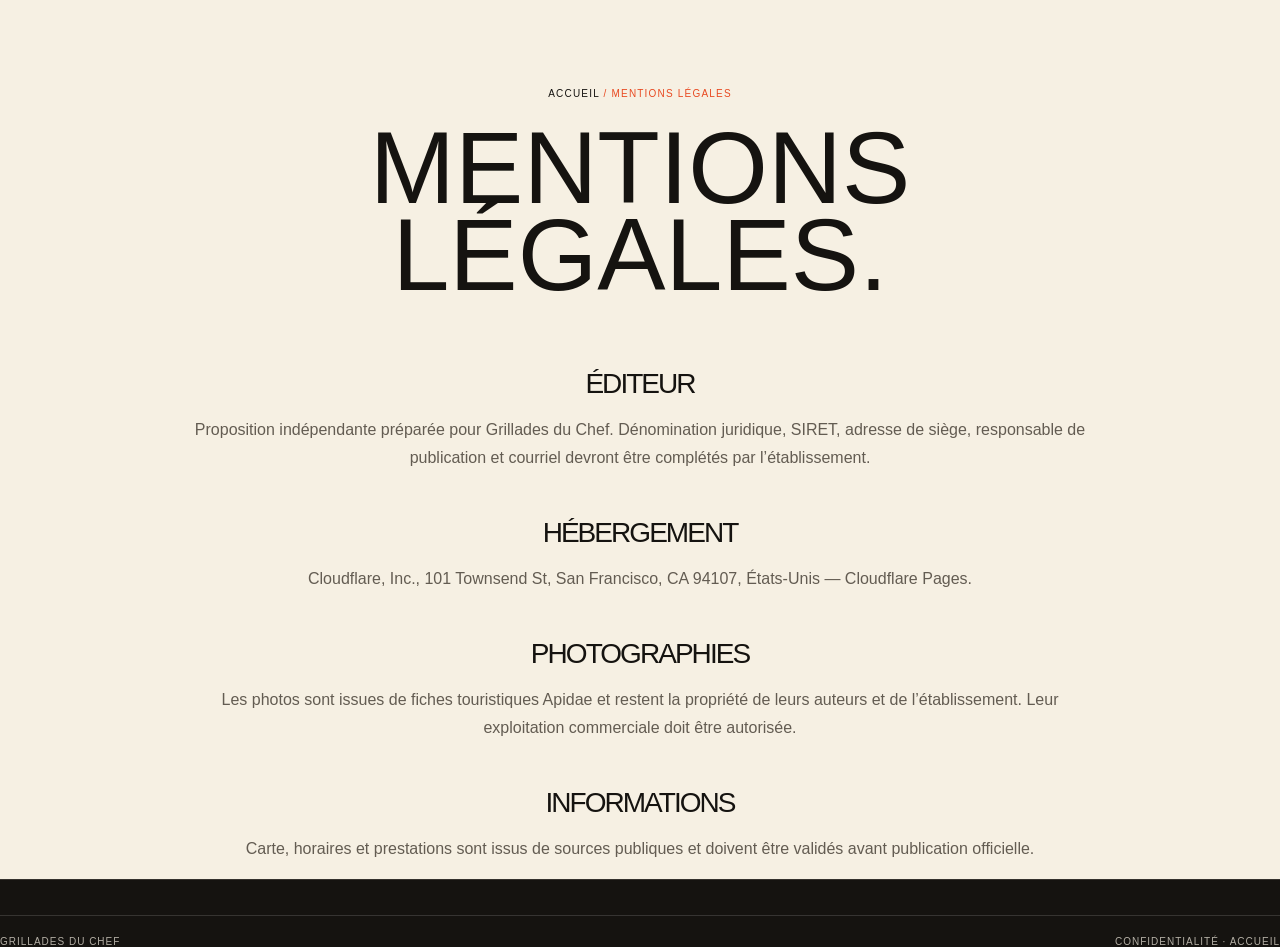
<file: mentions-legales.html>
<!doctype html><html lang="fr"><head><meta charset="utf-8"><meta name="viewport" content="width=device-width,initial-scale=1"><meta name="robots" content="noindex"><title>Mentions légales — Grillades du Chef</title><link rel="stylesheet" href="styles.css"><link rel="stylesheet" href="pages.css"></head><body class="inner"><main class="inner-main"><section class="content-section legal"><div class="crumb"><a href="index.html">Accueil</a> / Mentions légales</div><h1>Mentions<br>légales.</h1><h2>Éditeur</h2><p>Proposition indépendante préparée pour Grillades du Chef. Dénomination juridique, SIRET, adresse de siège, responsable de publication et courriel devront être complétés par l’établissement.</p><h2>Hébergement</h2><p>Cloudflare, Inc., 101 Townsend St, San Francisco, CA 94107, États-Unis — Cloudflare Pages.</p><h2>Photographies</h2><p>Les photos sont issues de fiches touristiques Apidae et restent la propriété de leurs auteurs et de l’établissement. Leur exploitation commerciale doit être autorisée.</p><h2>Informations</h2><p>Carte, horaires et prestations sont issus de sources publiques et doivent être validés avant publication officielle.</p></section></main><footer class="inner-footer"><div class="inner-footer-bottom"><span>Grillades du Chef</span><span><a href="confidentialite.html">Confidentialité</a> · <a href="index.html">Accueil</a></span></div></footer></body></html>
</file>
<file: styles.css>
:root {
  --coal: #151310;
  --coal2: #201c18;
  --ember: #e84a22;
  --gold: #e6a23d;
  --sand: #eadcc1;
  --cream: #f6f0e3;
  --display: "Unbounded", sans-serif;
  --body: "Manrope", sans-serif;
}
* {
  box-sizing: border-box;
}
html {
  scroll-behavior: smooth;
}
body {
  margin: 0;
  background: var(--coal);
  color: var(--cream);
  font-family: var(--body);
  overflow-x: hidden;
}
body.locked {
  overflow: hidden;
}
a {
  color: inherit;
  text-decoration: none;
}
img {
  width: 100%;
  height: 100%;
  object-fit: cover;
  display: block;
}
::selection {
  background: var(--ember);
  color: #fff;
}
.noise {
  position: fixed;
  inset: 0;
  pointer-events: none;
  z-index: 500;
  opacity: 0.07;
  background-image: url("data:image/svg+xml,%3Csvg viewBox='0 0 180 180' xmlns='http://www.w3.org/2000/svg'%3E%3Cfilter id='n'%3E%3CfeTurbulence type='fractalNoise' baseFrequency='.9' numOctaves='3' stitchTiles='stitch'/%3E%3C/filter%3E%3Crect width='100%25' height='100%25' filter='url(%23n)' opacity='.75'/%3E%3C/svg%3E");
}
.preloader {
  position: fixed;
  inset: 0;
  z-index: 1000;
  background: var(--coal);
  display: grid;
  place-items: center;
  align-content: center;
  gap: 25px;
  transition: clip-path 1s cubic-bezier(0.8, 0, 0.2, 1);
  clip-path: inset(0 0 0 0);
}
.preloader.done {
  clip-path: inset(0 0 100% 0);
  pointer-events: none;
}
.preloader p {
  text-transform: uppercase;
  letter-spacing: 0.3em;
  font-size: 0.65rem;
}
.preloader-mark,
.closing-mark {
  position: relative;
  width: 85px;
  height: 105px;
}
.preloader-mark span,
.preloader-mark i,
.preloader-mark b,
.closing-mark span,
.closing-mark i,
.closing-mark b {
  position: absolute;
  bottom: 0;
  border-radius: 50% 50% 45% 45%;
  transform-origin: 50% 100%;
}
.preloader-mark span,
.closing-mark span {
  left: 12px;
  width: 62px;
  height: 90px;
  background: var(--ember);
  clip-path: polygon(50% 0, 92% 50%, 78% 100%, 20% 100%, 4% 50%, 30% 68%);
}
.preloader-mark i,
.closing-mark i {
  left: 28px;
  width: 32px;
  height: 58px;
  background: var(--gold);
  clip-path: polygon(50% 0, 95% 70%, 75% 100%, 20% 100%, 0 70%);
}
.preloader-mark b,
.closing-mark b {
  left: 38px;
  width: 14px;
  height: 30px;
  background: var(--cream);
  clip-path: polygon(50% 0, 100% 100%, 0 100%);
}
.preloader-mark {
  animation: flame 1s ease-in-out infinite alternate;
}
@keyframes flame {
  to {
    transform: scaleX(0.88) scaleY(1.08) rotate(2deg);
  }
}
#embers {
  position: fixed;
  inset: 0;
  z-index: 10;
  pointer-events: none;
}
.topbar {
  position: fixed;
  z-index: 100;
  top: 0;
  left: 0;
  right: 0;
  height: 86px;
  padding: 0 3vw;
  display: flex;
  justify-content: space-between;
  align-items: center;
  border-bottom: 1px solid rgba(246, 240, 227, 0.16);
  background: rgba(21, 19, 16, 0.82);
  backdrop-filter: blur(14px);
}
.wordmark {
  display: flex;
  align-items: center;
  gap: 10px;
  font: 700 0.72rem/1.1 var(--display);
  letter-spacing: -0.04em;
}
.wordmark svg {
  width: 38px;
  height: 45px;
  fill: var(--ember);
}
.wordmark svg .cut {
  fill: var(--gold);
}
.wordmark strong {
  color: var(--gold);
}
.topbar nav {
  display: flex;
  gap: 2.4rem;
  font-size: 0.7rem;
  text-transform: uppercase;
  letter-spacing: 0.15em;
}
.topbar nav a {
  opacity: 0.72;
  transition: 0.25s;
}
.topbar nav a:hover {
  opacity: 1;
  color: var(--gold);
}
.reserve,
.primary {
  background: var(--ember);
  padding: 14px 20px;
  border-radius: 3px;
  font-size: 0.72rem;
  font-weight: 700;
  text-transform: uppercase;
  letter-spacing: 0.08em;
}
.reserve span {
  display: inline-block;
  margin-left: 12px;
}
.hero {
  min-height: 100svh;
  padding: 160px 4vw 50px;
  position: relative;
  overflow: hidden;
  display: grid;
  grid-template-columns: 1.3fr 1fr;
  align-items: center;
}
.armenian-pattern {
  position: absolute;
  inset: 0;
  opacity: 0.08;
  background-image:
    linear-gradient(
      30deg,
      var(--gold) 12%,
      transparent 12.5%,
      transparent 87%,
      var(--gold) 87.5%,
      var(--gold)
    ),
    linear-gradient(
      150deg,
      var(--gold) 12%,
      transparent 12.5%,
      transparent 87%,
      var(--gold) 87.5%,
      var(--gold)
    ),
    linear-gradient(
      30deg,
      var(--gold) 12%,
      transparent 12.5%,
      transparent 87%,
      var(--gold) 87.5%,
      var(--gold)
    ),
    linear-gradient(
      150deg,
      var(--gold) 12%,
      transparent 12.5%,
      transparent 87%,
      var(--gold) 87.5%,
      var(--gold)
    ),
    linear-gradient(
      60deg,
      var(--ember) 25%,
      transparent 25.5%,
      transparent 75%,
      var(--ember) 75%,
      var(--ember)
    );
  background-size: 80px 140px;
  background-position:
    0 0,
    0 0,
    40px 70px,
    40px 70px,
    0 0;
  mask-image: linear-gradient(90deg, transparent, black);
}
.hero-copy {
  position: relative;
  z-index: 2;
}
.overline,
.side-label {
  text-transform: uppercase;
  letter-spacing: 0.22em;
  font-size: 0.64rem;
  font-weight: 700;
  color: var(--gold);
}
.hero h1 {
  margin: 25px 0;
  font: 700 clamp(4.5rem, 9.2vw, 10rem)/0.85 var(--display);
  letter-spacing: -0.075em;
  text-transform: uppercase;
}
.hero h1 span {
  display: block;
}
.hero h1 .outline {
  color: transparent;
  -webkit-text-stroke: 1px var(--cream);
  font-size: 0.65em;
  margin-left: 5vw;
}
.intro {
  max-width: 620px;
  font-size: clamp(1.1rem, 1.8vw, 1.5rem);
  line-height: 1.5;
  color: var(--sand);
}
.hero-actions {
  display: flex;
  align-items: center;
  gap: 30px;
  margin-top: 40px;
}
.text-link {
  font-size: 0.76rem;
  text-transform: uppercase;
  letter-spacing: 0.12em;
  border-bottom: 1px solid;
  padding-bottom: 4px;
}
.hero-sculpture {
  position: relative;
  z-index: 1;
  width: min(42vw, 550px);
  aspect-ratio: 1;
  margin: auto;
  filter: drop-shadow(0 35px 60px rgba(0, 0, 0, 0.55));
  animation: sculptureFloat 5s ease-in-out infinite alternate;
}
@keyframes sculptureFloat {
  to {
    transform: translateY(-18px) rotate(2deg);
  }
}
.pomegranate {
  position: absolute;
  left: 16%;
  top: 16%;
  width: 68%;
  height: 72%;
  border-radius: 48% 48% 52% 52%;
  background:
    radial-gradient(circle at 38% 32%, #ff7951, transparent 13%),
    radial-gradient(circle at 45% 42%, #cc2f18 0 5%, transparent 5.5%),
    radial-gradient(circle at 60% 65%, #a51e12 0 4%, transparent 4.5%),
    linear-gradient(145deg, #f46132, #9d1d15);
  box-shadow:
    inset -35px -30px 70px rgba(45, 0, 0, 0.5),
    inset 20px 20px 45px rgba(255, 185, 100, 0.24),
    0 0 80px rgba(232, 74, 34, 0.25);
  transform: rotate(-9deg);
}
.crown {
  position: absolute;
  width: 28%;
  height: 24%;
  top: -13%;
  background: #b72a19;
  clip-path: polygon(0 100%, 12% 4%, 48% 52%, 65% 0, 100% 100%);
}
.c1 {
  left: 18%;
  transform: rotate(-18deg);
}
.c2 {
  left: 38%;
}
.c3 {
  left: 58%;
  transform: rotate(20deg);
}
.seed-field {
  position: absolute;
  right: 7%;
  top: 28%;
  width: 48%;
  height: 48%;
  display: grid;
  grid-template-columns: repeat(3, 1fr);
  gap: 8px;
  transform: rotate(10deg);
}
.seed-field span {
  background: radial-gradient(circle at 35% 30%, #ffb660, #8c140e 70%);
  border-radius: 48% 52% 46% 54%;
  box-shadow: inset 1px 1px 3px rgba(255, 255, 255, 0.5);
}
.skewer {
  position: absolute;
  width: 110%;
  height: 10px;
  background: linear-gradient(90deg, #777, #ddd, #777);
  border-radius: 10px;
  display: flex;
  justify-content: center;
  gap: 5px;
  filter: drop-shadow(0 10px 8px rgba(0, 0, 0, 0.5));
}
.skewer-one {
  left: -4%;
  top: 48%;
  transform: rotate(24deg);
}
.skewer-two {
  left: 2%;
  top: 60%;
  transform: rotate(-16deg);
}
.skewer i,
.skewer b {
  width: 60px;
  height: 48px;
  margin-top: -20px;
  border-radius: 10px;
  transform: skew(-12deg);
  background: linear-gradient(140deg, #7d1f13, #d85225 45%, #38100c);
}
.skewer b {
  background: linear-gradient(140deg, #d69c38, #efce62 45%, #79471e);
}
.hero-meta {
  position: absolute;
  left: 4vw;
  right: 4vw;
  bottom: 30px;
  display: flex;
  justify-content: space-between;
  border-top: 1px solid rgba(246, 240, 227, 0.25);
  padding-top: 18px;
  text-transform: uppercase;
  letter-spacing: 0.15em;
  font-size: 0.58rem;
  color: var(--sand);
}
.fireline {
  height: 5px;
  background: #2b2118;
  overflow: hidden;
}
.fireline span {
  display: block;
  width: 35%;
  height: 100%;
  background: linear-gradient(
    90deg,
    transparent,
    var(--ember),
    var(--gold),
    transparent
  );
  animation: travel 3s linear infinite;
}
@keyframes travel {
  to {
    transform: translateX(300%);
  }
}
.statement {
  position: relative;
  padding: 140px 5vw 160px;
  background: var(--sand);
  color: var(--coal);
  display: grid;
  grid-template-columns: 0.3fr 1.7fr;
  gap: 4vw;
}
.statement .side-label {
  color: #873422;
}
.statement-title {
  margin: 0;
  font: 600 clamp(3rem, 6vw, 7rem)/1 var(--display);
  letter-spacing: -0.055em;
  text-transform: uppercase;
}
.statement-title em {
  font-style: normal;
  color: var(--ember);
}
.statement-body {
  display: grid;
  grid-template-columns: 1fr 1fr;
  gap: 4vw;
  margin-top: 55px;
  max-width: 850px;
  line-height: 1.7;
}
.architecture {
  grid-column: 2;
  margin: 100px 0 0;
  width: 88%;
  height: 550px;
  position: relative;
}
.architecture:before {
  content: "";
  position: absolute;
  inset: -14px 14px 14px -14px;
  border: 1px solid var(--coal);
}
.architecture img {
  position: relative;
  filter: saturate(0.7) contrast(1.05);
}
.architecture figcaption {
  position: absolute;
  right: -8%;
  bottom: -40px;
  background: var(--coal);
  color: var(--cream);
  padding: 22px 28px;
  min-width: 240px;
}
.architecture figcaption span {
  display: block;
  color: var(--gold);
  font-size: 0.6rem;
  text-transform: uppercase;
  letter-spacing: 0.2em;
}
.architecture figcaption b {
  display: block;
  margin-top: 8px;
  font-family: var(--display);
}
.flame-menu {
  padding: 140px 5vw;
  background: #17130f;
  position: relative;
  overflow: hidden;
}
.flame-menu:before {
  content: "";
  position: absolute;
  width: 70vw;
  height: 70vw;
  right: -30vw;
  top: -25vw;
  border-radius: 50%;
  background: radial-gradient(circle, rgba(232, 74, 34, 0.17), transparent 65%);
}
.flame-heading {
  display: grid;
  grid-template-columns: 0.4fr 1.6fr;
}
.flame-heading h2 {
  position: relative;
  margin: 0;
  font: 600 clamp(4rem, 8vw, 9rem)/0.85 var(--display);
  letter-spacing: -0.07em;
  text-transform: uppercase;
}
.flame-heading h2 span {
  color: var(--ember);
}
.dish-list {
  margin: 100px 0 0 20vw;
  border-top: 1px solid rgba(246, 240, 227, 0.22);
}
.dish {
  position: relative;
  display: grid;
  grid-template-columns: 90px 1fr auto;
  align-items: center;
  min-height: 145px;
  border-bottom: 1px solid rgba(246, 240, 227, 0.22);
  transition:
    padding 0.4s,
    background 0.4s;
}
.dish:before {
  content: attr(data-dish);
  position: absolute;
  inset: 0 auto 0 0;
  width: 0;
  overflow: hidden;
  display: grid;
  place-items: center;
  background: var(--ember);
  font: 700 4rem var(--display);
  transition: width 0.45s;
}
.dish:hover {
  padding-left: 170px;
  background: rgba(255, 255, 255, 0.025);
}
.dish:hover:before {
  width: 145px;
}
.dish-number {
  color: var(--gold);
  font-size: 0.7rem;
}
.dish h3 {
  font: 500 clamp(1.4rem, 2.6vw, 2.8rem)/1.1 var(--display);
  margin: 0 0 8px;
}
.dish p {
  margin: 0;
  color: #a89c8b;
}
.dish-mark {
  font-size: 3rem;
  color: var(--ember);
}
.menu-note {
  margin: 35px 0 100px 20vw;
  max-width: 650px;
  color: #a89c8b;
  font-size: 0.8rem;
  line-height: 1.7;
}
.menu-visual {
  position: relative;
  margin-left: 8vw;
  width: 72vw;
  height: 580px;
  overflow: hidden;
}
.menu-visual img {
  filter: saturate(0.75) contrast(1.15);
}
.menu-visual:after {
  content: "";
  position: absolute;
  inset: 0;
  background: linear-gradient(90deg, rgba(21, 19, 16, 0.55), transparent);
}
.stamp {
  position: absolute;
  z-index: 2;
  right: 4%;
  bottom: 5%;
  width: 150px;
  aspect-ratio: 1;
  border: 2px solid var(--gold);
  border-radius: 50%;
  display: grid;
  place-items: center;
  text-align: center;
  color: var(--gold);
  transform: rotate(8deg);
}
.stamp:before {
  content: "";
  position: absolute;
  inset: 7px;
  border: 1px dashed;
  border-radius: 50%;
}
.stamp span {
  font: 700 1.25rem/1 var(--display);
}
.stamp i {
  position: absolute;
  bottom: 28px;
  font-style: normal;
  font-size: 0.5rem;
  letter-spacing: 0.15em;
}
.experience {
  padding: 150px 5vw;
  background: var(--cream);
  color: var(--coal);
  display: grid;
  grid-template-columns: 0.75fr 1.25fr;
  gap: 6vw;
}
.experience-copy {
  position: sticky;
  top: 140px;
  align-self: start;
}
.experience-copy .side-label {
  color: #873422;
}
.experience-copy h2 {
  font: 600 clamp(3.2rem, 5.8vw, 6.8rem)/0.9 var(--display);
  letter-spacing: -0.06em;
  text-transform: uppercase;
}
.experience-copy p:last-child {
  line-height: 1.7;
  max-width: 480px;
}
.experience-cards {
  display: grid;
  grid-template-columns: 1fr 1fr;
  gap: 20px;
}
.exp-card {
  height: 590px;
  position: relative;
  overflow: hidden;
  background: var(--coal);
}
.exp-card.offset {
  margin-top: 160px;
}
.exp-card img {
  transition: transform 1s;
  filter: saturate(0.7);
}
.exp-card:hover img {
  transform: scale(1.06);
}
.exp-card div {
  position: absolute;
  left: 0;
  right: 0;
  bottom: 0;
  padding: 25px;
  background: linear-gradient(transparent, rgba(0, 0, 0, 0.9));
  color: white;
}
.exp-card span {
  font: 600 1.1rem var(--display);
  text-transform: uppercase;
}
.exp-card p {
  margin: 8px 0 0;
  color: var(--sand);
  font-size: 0.82rem;
}
.space {
  display: grid;
  grid-template-columns: 1.15fr 0.85fr;
  min-height: 850px;
  background: var(--coal2);
}
.space-image {
  position: relative;
  overflow: hidden;
}
.space-image img {
  filter: saturate(0.45) contrast(1.08);
}
.heat-haze {
  position: absolute;
  inset: 0;
  background: linear-gradient(90deg, transparent 60%, var(--coal2));
  mix-blend-mode: multiply;
}
.space-copy {
  padding: 130px 5vw;
}
.space-copy h2 {
  font: 600 clamp(2.5rem, 4.7vw, 5.8rem)/0.95 var(--display);
  letter-spacing: -0.055em;
  text-transform: uppercase;
  margin: 40px 0;
}
.space-copy h2 span {
  color: var(--gold);
}
.space-copy ul {
  list-style: none;
  padding: 0;
  margin: 70px 0 0;
}
.space-copy li {
  padding: 20px 0;
  border-top: 1px solid rgba(246, 240, 227, 0.18);
  display: flex;
  gap: 25px;
  font-size: 0.88rem;
}
.space-copy li span {
  color: var(--ember);
  font-size: 0.65rem;
}
.practical {
  padding: 140px 5vw;
  background: var(--sand);
  color: var(--coal);
}
.practical-title {
  display: grid;
  grid-template-columns: 0.4fr 1.6fr;
}
.practical-title .side-label {
  color: #873422;
}
.practical-title h2 {
  margin: 0;
  font: 600 clamp(3.8rem, 7vw, 8rem)/0.85 var(--display);
  letter-spacing: -0.065em;
  text-transform: uppercase;
}
.practical-grid {
  display: grid;
  grid-template-columns: repeat(3, 1fr);
  margin-top: 90px;
  border: 1px solid;
}
.practical-grid article {
  min-height: 360px;
  padding: 28px;
  display: flex;
  flex-direction: column;
  border-right: 1px solid;
}
.practical-grid article:last-child {
  border: 0;
}
.practical-grid article > span {
  text-transform: uppercase;
  letter-spacing: 0.18em;
  font-size: 0.6rem;
}
.practical-grid h3 {
  font: 600 clamp(1.6rem, 2.5vw, 2.8rem)/1.1 var(--display);
  margin: auto 0;
  text-transform: uppercase;
}
.practical-grid p {
  font-size: 0.8rem;
  line-height: 1.6;
}
.practical-grid a {
  text-decoration: underline;
  text-underline-offset: 4px;
  font-weight: 700;
  font-size: 0.8rem;
}
.practical-grid .call-card {
  background: var(--ember);
  color: white;
}
.closing {
  min-height: 750px;
  display: flex;
  flex-direction: column;
  align-items: center;
  justify-content: center;
  text-align: center;
  position: relative;
  overflow: hidden;
}
.closing:before {
  content: "";
  position: absolute;
  width: 80vw;
  height: 80vw;
  border: 1px solid rgba(230, 162, 61, 0.2);
  border-radius: 50%;
  box-shadow:
    0 0 0 80px rgba(230, 162, 61, 0.03),
    0 0 0 160px rgba(230, 162, 61, 0.02);
}
.closing-mark {
  position: relative;
  transform: scale(1.3);
  margin-bottom: 30px;
}
.closing p {
  position: relative;
  font: 600 clamp(3.2rem, 6vw, 7rem)/0.9 var(--display);
  letter-spacing: -0.06em;
  text-transform: uppercase;
  margin: 0 0 45px;
}
.closing em {
  color: var(--gold);
  font-style: normal;
}
.closing .primary {
  position: relative;
}
.reveal {
  opacity: 0;
  transform: translateY(45px);
  transition:
    opacity 0.9s ease,
    transform 0.9s cubic-bezier(0.2, 0.7, 0.2, 1);
}
.reveal.visible {
  opacity: 1;
  transform: none;
}
footer {
  padding: 50px 4vw;
  border-top: 1px solid rgba(246, 240, 227, 0.14);
  display: grid;
  grid-template-columns: 1fr 1fr 1.5fr auto;
  gap: 25px;
  align-items: end;
  font-size: 0.68rem;
  color: #a89c8b;
}
footer .wordmark {
  color: var(--cream);
}
footer p {
  margin: 0;
}
.legal {
  text-align: center;
}
.magnetic {
  display: inline-block;
  transition: transform 0.2s;
}
@media (max-width: 900px) {
  .topbar nav {
    display: none;
  }
  .hero {
    grid-template-columns: 1fr;
    min-height: 1050px;
    padding-top: 140px;
  }
  .hero h1 {
    font-size: 13vw;
  }
  .hero-sculpture {
    width: 70vw;
    margin-top: 30px;
  }
  .statement {
    grid-template-columns: 1fr;
  }
  .statement-main,
  .architecture {
    grid-column: 1;
  }
  .statement-body {
    grid-template-columns: 1fr;
  }
  .architecture {
    width: 100%;
    height: 430px;
  }
  .flame-heading,
  .practical-title {
    grid-template-columns: 1fr;
    gap: 35px;
  }
  .dish-list,
  .menu-note {
    margin-left: 0;
  }
  .menu-visual {
    margin-left: 0;
    width: 100%;
    height: 450px;
  }
  .experience {
    grid-template-columns: 1fr;
  }
  .experience-copy {
    position: static;
  }
  .space {
    grid-template-columns: 1fr;
  }
  .space-image {
    height: 560px;
  }
  .practical-grid {
    grid-template-columns: 1fr;
  }
  .practical-grid article {
    border-right: 0;
    border-bottom: 1px solid;
    min-height: 280px;
  }
  footer {
    grid-template-columns: 1fr 1fr;
  }
  .legal {
    text-align: left;
  }
}
@media (max-width: 560px) {
  .topbar {
    height: 72px;
  }
  .reserve {
    padding: 11px 13px;
  }
  .hero {
    padding-inline: 5vw;
    min-height: 850px;
  }
  .hero h1 {
    font-size: 14vw;
  }
  .hero h1 .outline {
    font-size: 0.72em;
    margin-left: 0;
    -webkit-text-stroke: 0.7px var(--cream);
  }
  .hero-actions {
    align-items: flex-start;
    flex-direction: column;
  }
  .hero-sculpture {
    width: 78vw;
  }
  .hero-meta {
    display: none;
  }
  .statement,
  .flame-menu,
  .experience,
  .practical {
    padding-inline: 6vw;
    padding-block: 95px;
  }
  .statement-title,
  .flame-heading h2,
  .practical-title h2 {
    font-size: 12vw;
  }
  .architecture {
    height: 350px;
    margin-top: 70px;
  }
  .architecture figcaption {
    right: 0;
  }
  .dish {
    grid-template-columns: 45px 1fr auto;
    min-height: 130px;
  }
  .dish:hover {
    padding-left: 0;
  }
  .dish:hover:before {
    width: 0;
  }
  .dish h3 {
    font-size: 1.25rem;
  }
  .dish-mark {
    font-size: 1.6rem;
  }
  .menu-visual {
    height: 340px;
  }
  .experience-copy,
  .experience-cards {
    min-width: 0;
  }
  .experience-copy h2 {
    font-size: 8.6vw;
  }
  .experience-cards {
    grid-template-columns: 1fr;
  }
  .exp-card,
  .exp-card.offset {
    height: 430px;
    margin: 0;
  }
  .space-image {
    height: 400px;
  }
  .space-copy {
    padding: 90px 6vw;
  }
  .space-copy h2 {
    font-size: 10vw;
  }
  .closing {
    min-height: 600px;
  }
  .closing p {
    font-size: 11vw;
  }
  footer {
    grid-template-columns: 1fr;
  }
  .legal {
    order: 4;
  }
}
@media (prefers-reduced-motion: reduce) {
  html {
    scroll-behavior: auto;
  }
  *,
  *:before,
  *:after {
    animation-duration: 0.01ms !important;
    animation-iteration-count: 1 !important;
    transition-duration: 0.01ms !important;
  }
  .reveal {
    opacity: 1;
    transform: none;
  }
  #embers {
    display: none;
  }
}
main > section {
  animation: ember-rise 0.9s cubic-bezier(0.2, 0.75, 0.2, 1) both;
}
main > section:nth-child(2) {
  animation-delay: 0.1s;
}
main > section:nth-child(3) {
  animation-delay: 0.2s;
}
main > section:nth-child(4) {
  animation-delay: 0.3s;
}
a,
button {
  transition:
    transform 0.25s ease,
    opacity 0.25s ease;
}
a:hover,
button:hover {
  transform: translateY(-2px);
}
@keyframes ember-rise {
  from {
    opacity: 0;
    transform: translateY(28px);
  }
  to {
    opacity: 1;
    transform: none;
  }
}
@media (prefers-reduced-motion: reduce) {
  main > section {
    animation: none !important;
  }
  a,
  button {
    transition: none;
  }
}
/* Scroll-driven reveal pattern adapted from https://codepen.io/oscar-jite/pen/qBzwOVq and the IntersectionObserver API. */
@supports (animation-timeline: view()) {
  main > section {
    animation-timeline: view(block);
    animation-range: entry 0% cover 34%;
    animation-iteration-count: 1;
  }
}
.site-details {
  position: relative;
  z-index: 2;
  padding: clamp(4.5rem, 9vw, 10rem) clamp(1.25rem, 7vw, 7rem);
  background: #171a19;
  color: #f7f1e5;
  overflow: hidden;
}
.site-details:before {
  content: "";
  position: absolute;
  width: 45vw;
  height: 45vw;
  border: 1px solid #ffffff25;
  border-radius: 50%;
  right: -15vw;
  top: -20vw;
  animation: details-orbit 18s linear infinite;
}
.site-details-inner {
  position: relative;
  max-width: 1200px;
  margin: auto;
}
.site-details-kicker {
  font:
    10px/1.2 ui-monospace,
    monospace;
  letter-spacing: 0.18em;
  text-transform: uppercase;
  color: var(--accent, #e16b45);
  margin: 0 0 1.5rem;
}
.site-details h2 {
  font:
    clamp(2.8rem, 6vw, 7rem)/0.82 Georgia,
    serif;
  letter-spacing: -0.07em;
  margin: 0 0 1rem;
}
.site-details h2 em {
  font-style: italic;
  color: var(--accent, #e16b45);
}
.site-details-intro {
  font-size: clamp(1rem, 1.4vw, 1.3rem);
  line-height: 1.7;
  max-width: 720px;
  color: #d5d0c6;
}
.site-details-grid {
  display: grid;
  grid-template-columns: repeat(4, 1fr);
  gap: 1px;
  margin-top: 3.5rem;
  border: 1px solid #ffffff26;
  background: #ffffff26;
}
.site-details-card {
  min-height: 185px;
  padding: 1.5rem;
  background: #171a19;
}
.site-details-card small {
  display: block;
  font:
    10px ui-monospace,
    monospace;
  letter-spacing: 0.15em;
  text-transform: uppercase;
  color: var(--accent, #e16b45);
  margin-bottom: 1.5rem;
}
.site-details-card strong {
  display: block;
  font:
    1.45rem Georgia,
    serif;
  margin-bottom: 0.7rem;
}
.site-details-card p {
  margin: 0;
  color: #c5c0b7;
  line-height: 1.6;
  font-size: 0.9rem;
}
.site-details-card a {
  text-decoration: underline;
  text-underline-offset: 4px;
}
.site-details-actions {
  display: flex;
  flex-wrap: wrap;
  gap: 0.8rem;
  margin-top: 2.2rem;
}
.site-details-actions a {
  display: inline-flex;
  padding: 0.9rem 1.1rem;
  border: 1px solid #ffffff55;
  font:
    10px ui-monospace,
    monospace;
  letter-spacing: 0.13em;
  text-transform: uppercase;
  transition:
    transform 0.25s,
    background 0.25s;
}
.site-details-actions a:hover {
  background: var(--accent, #e16b45);
  transform: translateY(-3px);
}
footer {
  position: relative;
  display: block;
}
.footer-local {
  display: grid;
  grid-template-columns: 1fr 1fr 1fr;
  gap: 1.5rem;
  width: 100%;
  padding: 1.5rem 0;
  border-top: 1px solid currentColor;
  border-bottom: 1px solid currentColor;
  margin-bottom: 1.5rem;
  font-size: 0.8rem;
  line-height: 1.6;
}
.footer-local strong {
  display: block;
  font-size: 0.65rem;
  letter-spacing: 0.14em;
  text-transform: uppercase;
  margin-bottom: 0.35rem;
}
.footer-local a {
  text-decoration: underline;
  text-underline-offset: 3px;
}
@keyframes details-orbit {
  to {
    transform: rotate(360deg);
  }
}
@media (max-width: 800px) {
  .site-details-grid {
    grid-template-columns: 1fr 1fr;
  }
  .site-details-card {
    min-height: 155px;
  }
  .footer-local {
    grid-template-columns: 1fr;
  }
  .site-details {
    padding: 4.5rem 7vw;
  }
}
@media (max-width: 520px) {
  .site-details-grid {
    grid-template-columns: 1fr;
  }
  .site-details-card {
    min-height: 0;
  }
  .site-details h2 {
    font-size: 14vw;
  }
}
@media (prefers-reduced-motion: reduce) {
  .site-details:before {
    animation: none;
  }
  .site-details-actions a {
    transition: none;
  }
}
</file>
<file: complete.css>
.mobile-call{position:fixed;right:18px;bottom:18px;z-index:90;background:var(--ember);color:#fff;border-radius:99px;padding:15px 20px;text-transform:uppercase;font:10px var(--body);letter-spacing:.1em;box-shadow:0 12px 35px #0006}@media(max-width:900px){.mobile-call{left:15px;right:15px;text-align:center}footer{padding-bottom:90px}}
</file>
<file: pages.css>
.inner{background:var(--cream);color:var(--coal)}.inner .topbar{background:rgba(21,19,16,.98)}.inner-main{padding-top:88px}.inner-hero{min-height:76svh;padding:clamp(130px,15vw,220px) var(--pad) 70px;display:grid;grid-template-columns:1fr .9fr;gap:8vw;align-items:end;background:var(--cream)}.crumb,.side-label{font:10px var(--display);letter-spacing:.12em;text-transform:uppercase;color:var(--ember)}.crumb a{color:var(--coal)}.inner-hero h1{font:clamp(66px,9vw,150px)/.8 var(--display);text-transform:uppercase;letter-spacing:-.08em;margin:32px 0}.inner-hero h1 em{color:var(--ember);font-style:normal}.inner-hero-copy>p{font-size:clamp(17px,1.5vw,22px);line-height:1.65;max-width:600px}.inner-hero figure{margin:0}.inner-hero figure img{height:min(58vw,680px);object-fit:cover}.inner-hero figcaption{font-size:10px;text-transform:uppercase;letter-spacing:.15em;margin-top:12px}.content-section{padding:clamp(90px,12vw,180px) var(--pad)}.section-grid{display:grid;grid-template-columns:.65fr 1.35fr;gap:9vw}.content-section h2,.split-copy h2,.contact-copy h2{font:clamp(46px,6vw,100px)/.86 var(--display);text-transform:uppercase;letter-spacing:-.07em;margin:0 0 35px}.content-section h2 em,.split-copy h2 em,.contact-copy h2 em{font-style:normal;color:var(--ember)}.rich-copy{font-size:clamp(17px,1.45vw,21px);line-height:1.75;max-width:800px}.rich-copy p:first-child{font-size:1.2em}.fact-grid{display:grid;grid-template-columns:repeat(3,1fr);border-top:1px solid #1513103a;margin-top:80px}.fact{padding:30px 28px 40px 0;border-right:1px solid #1513103a}.fact+.fact{padding-left:28px}.fact:last-child{border:0}.fact b{font:48px var(--display);color:var(--ember)}.fact h3{font-size:22px;text-transform:uppercase;margin:24px 0 12px}.fact p{line-height:1.65;color:#635c52}.photo-split{display:grid;grid-template-columns:1.2fr .8fr;min-height:700px;background:var(--coal);color:var(--cream)}.photo-split figure{margin:0}.photo-split img{height:100%;object-fit:cover}.split-copy{padding:70px var(--pad);align-self:end}.split-copy p{line-height:1.7}.offer-list{border-top:1px solid #1513103a;margin-top:30px}.offer{display:grid;grid-template-columns:45px 1fr;gap:18px;padding:25px 0;border-bottom:1px solid #1513103a}.offer>span{color:var(--ember);font:20px var(--display)}.offer h3{font-size:22px;text-transform:uppercase;margin:0 0 8px}.offer p{margin:0;line-height:1.6;color:#635c52}.button{display:inline-flex;padding:15px 18px;border:1px solid currentColor;margin-top:22px;text-transform:uppercase;font-size:10px;letter-spacing:.13em}.button:hover{background:var(--ember);color:#fff;border-color:var(--ember)}.gallery-wall{background:var(--coal);color:var(--cream);padding:clamp(90px,10vw,150px) var(--pad);display:grid;grid-template-columns:1fr 1fr;gap:24px}.gallery-wall figure{margin:0}.gallery-wall figure:first-child{grid-row:span 2}.gallery-wall img{height:100%;min-height:360px;object-fit:cover}.gallery-wall figure:first-child img{min-height:760px}.gallery-wall figcaption{font-size:10px;letter-spacing:.15em;text-transform:uppercase;margin-top:12px}.info-grid,.contact-grid{display:grid;grid-template-columns:.8fr 1.2fr;gap:8vw}.info-table{border-collapse:collapse;width:100%}.info-table th,.info-table td{text-align:left;vertical-align:top;border-bottom:1px solid #1513103a;padding:22px 0}.info-table th{width:32%;font-size:10px;letter-spacing:.15em;text-transform:uppercase;color:var(--ember)}.info-table td{line-height:1.7}.faq{max-width:960px;margin:auto}.faq details{padding:24px 0;border-top:1px solid #1513103a}.faq details:last-child{border-bottom:1px solid #1513103a}.faq summary{font:clamp(22px,3vw,34px) var(--display);text-transform:uppercase;cursor:pointer;list-style:none}.faq summary:after{content:'+';float:right;color:var(--ember)}.faq details[open] summary:after{content:'−'}.faq details p{line-height:1.75;color:#635c52;max-width:760px}.cta-strip{background:var(--ember);color:#fff;padding:clamp(70px,9vw,130px) var(--pad)}.cta-strip small{font-size:10px;letter-spacing:.18em;text-transform:uppercase}.cta-strip a{display:flex;justify-content:space-between;border-top:1px solid #fff8;border-bottom:1px solid #fff8;padding:25px 0;margin-top:24px;font:clamp(36px,6vw,95px) var(--display);text-transform:uppercase}.contact-card{background:#fff;padding:40px;box-shadow:0 25px 70px #15131020}.contact-card span{font-size:10px;letter-spacing:.16em;color:var(--ember)}.contact-card a{display:block;font:clamp(25px,3vw,42px) var(--display);padding:22px 0;border-bottom:1px solid #1513103a}.contact-card p{line-height:1.7;color:#635c52}.legal{max-width:900px;margin:auto}.legal h1{font:clamp(55px,8vw,110px)/.85 var(--display);text-transform:uppercase;margin:25px 0 70px}.legal h2{font:28px var(--display);text-transform:uppercase;margin:45px 0 15px}.legal p{line-height:1.75;color:#635c52}.inner-footer{background:var(--coal);color:var(--cream);padding:55px var(--pad) 100px}.inner-footer-top{display:grid;grid-template-columns:160px 1fr auto;gap:40px;align-items:center}.inner-footer strong{font:clamp(25px,4vw,54px) var(--display)}.inner-footer nav{display:flex;gap:20px;flex-wrap:wrap;font-size:10px;text-transform:uppercase;letter-spacing:.13em}.inner-footer-bottom{border-top:1px solid #fff3;margin-top:35px;padding-top:20px;display:flex;justify-content:space-between;font-size:10px;letter-spacing:.1em;text-transform:uppercase;opacity:.7}.sticky-phone{position:fixed;right:18px;bottom:18px;z-index:90;background:var(--ember);color:#fff;border-radius:99px;padding:15px 20px;text-transform:uppercase;font-size:10px;letter-spacing:.1em;box-shadow:0 12px 35px #0005}@media(max-width:900px){.inner-main{padding-top:76px}.inner-hero{grid-template-columns:1fr;padding-top:120px}.inner-hero figure{margin-top:40px}.inner-hero figure img{height:100vw}.section-grid,.info-grid,.contact-grid{grid-template-columns:1fr}.fact-grid{grid-template-columns:1fr}.fact{border-right:0;border-bottom:1px solid #1513103a;padding-left:0!important}.photo-split{grid-template-columns:1fr}.photo-split figure{height:110vw}.gallery-wall{grid-template-columns:1fr}.gallery-wall figure:first-child{grid-row:auto}.gallery-wall img,.gallery-wall figure:first-child img{height:110vw;min-height:0}.inner-footer-top{grid-template-columns:100px 1fr}.inner-footer nav{grid-column:1/-1}.inner-footer-bottom{display:block}.inner-footer-bottom span{display:block;margin-top:10px}.sticky-phone{left:15px;right:15px;text-align:center}.mobile-menu{display:block}.inner .topbar nav.open{display:flex;position:fixed;inset:0;background:var(--coal);z-index:80;flex-direction:column;align-items:center;justify-content:center;gap:25px;font-size:22px}.inner .topbar nav.open a{font-size:22px}}
main>section{animation:ember-page-rise .9s cubic-bezier(.2,.75,.2,1) both}main>section:nth-child(2){animation-delay:.1s}main>section:nth-child(3){animation-delay:.2s}main>section:nth-child(4){animation-delay:.3s}a,button{transition:transform .25s ease,opacity .25s ease}a:hover,button:hover{transform:translateY(-2px)}@keyframes ember-page-rise{from{opacity:0;transform:translateY(28px)}to{opacity:1;transform:none}}@media(prefers-reduced-motion:reduce){main>section{animation:none!important}a,button{transition:none}}
/* Scroll-driven reveal pattern adapted from https://codepen.io/oscar-jite/pen/qBzwOVq and the IntersectionObserver API. */@supports(animation-timeline:view()){main>section{animation-timeline:view(block);animation-range:entry 0% cover 34%;animation-iteration-count:1}}
</file>
